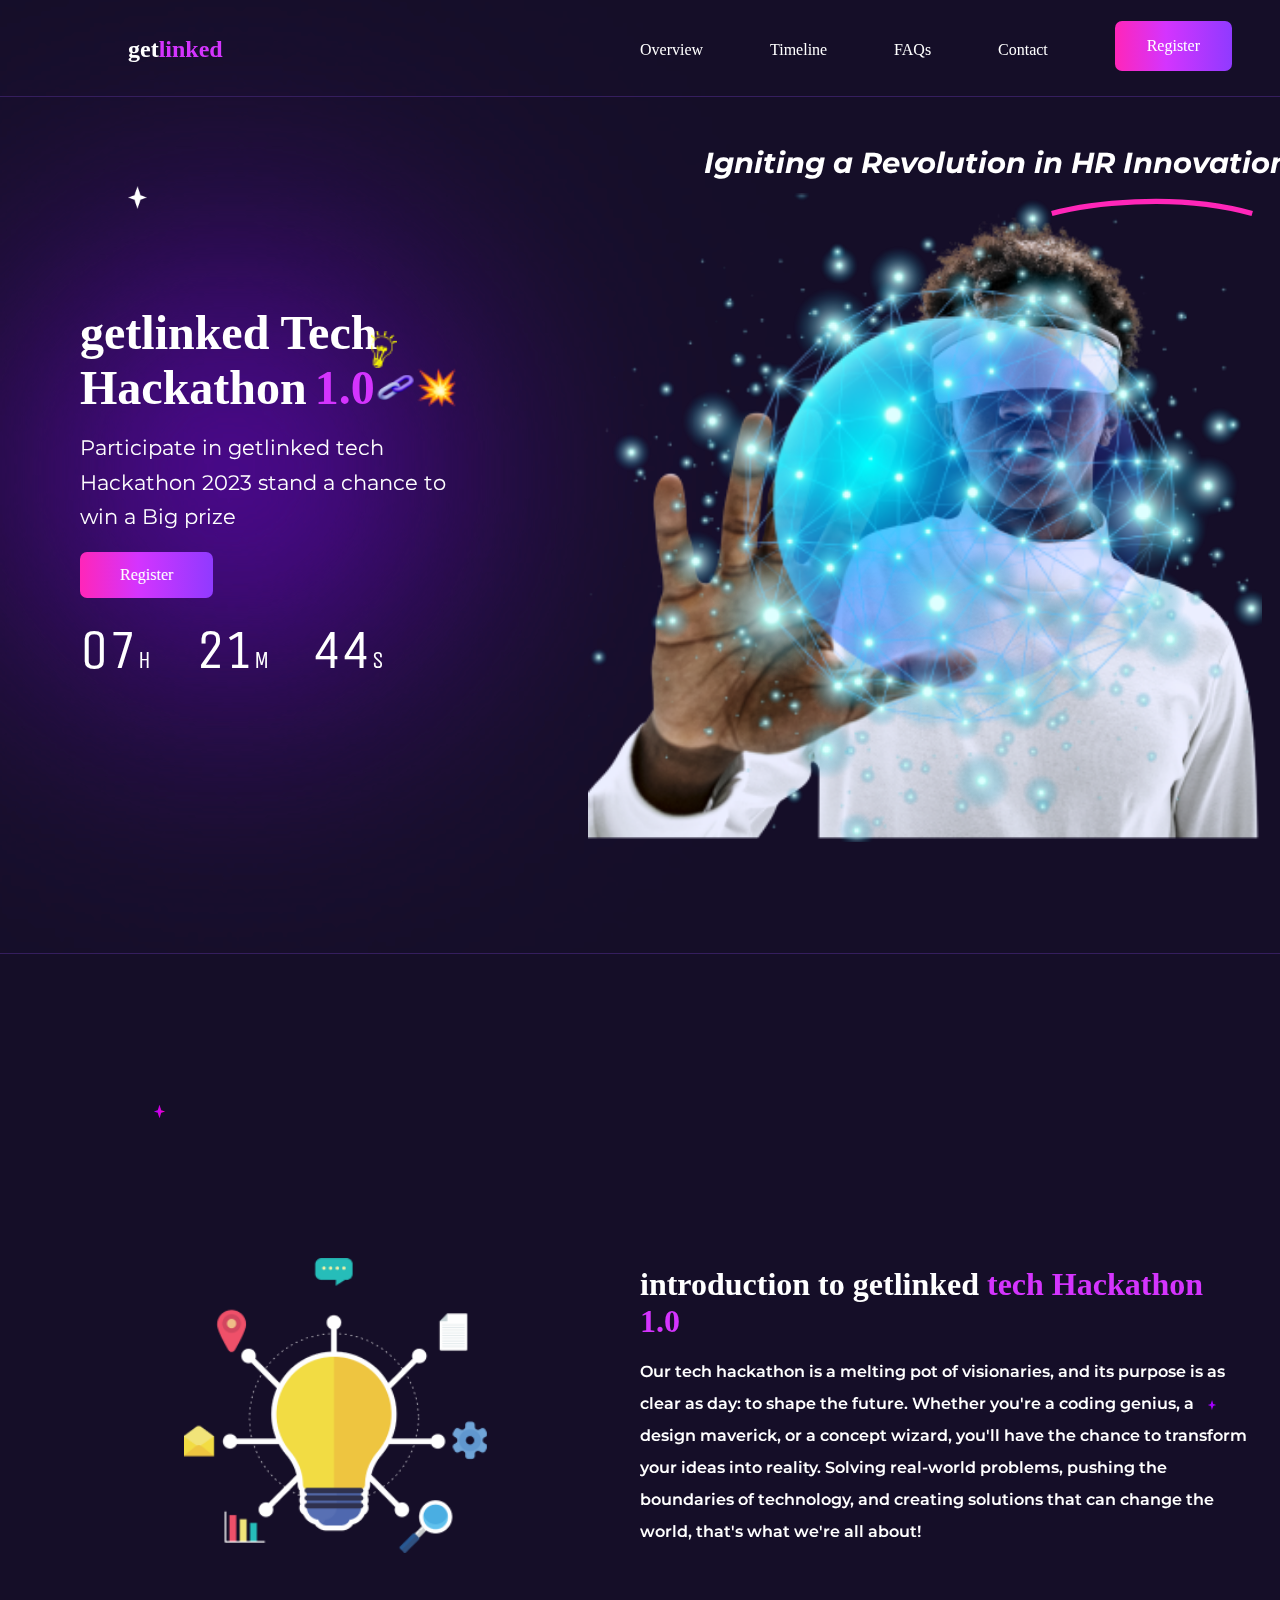
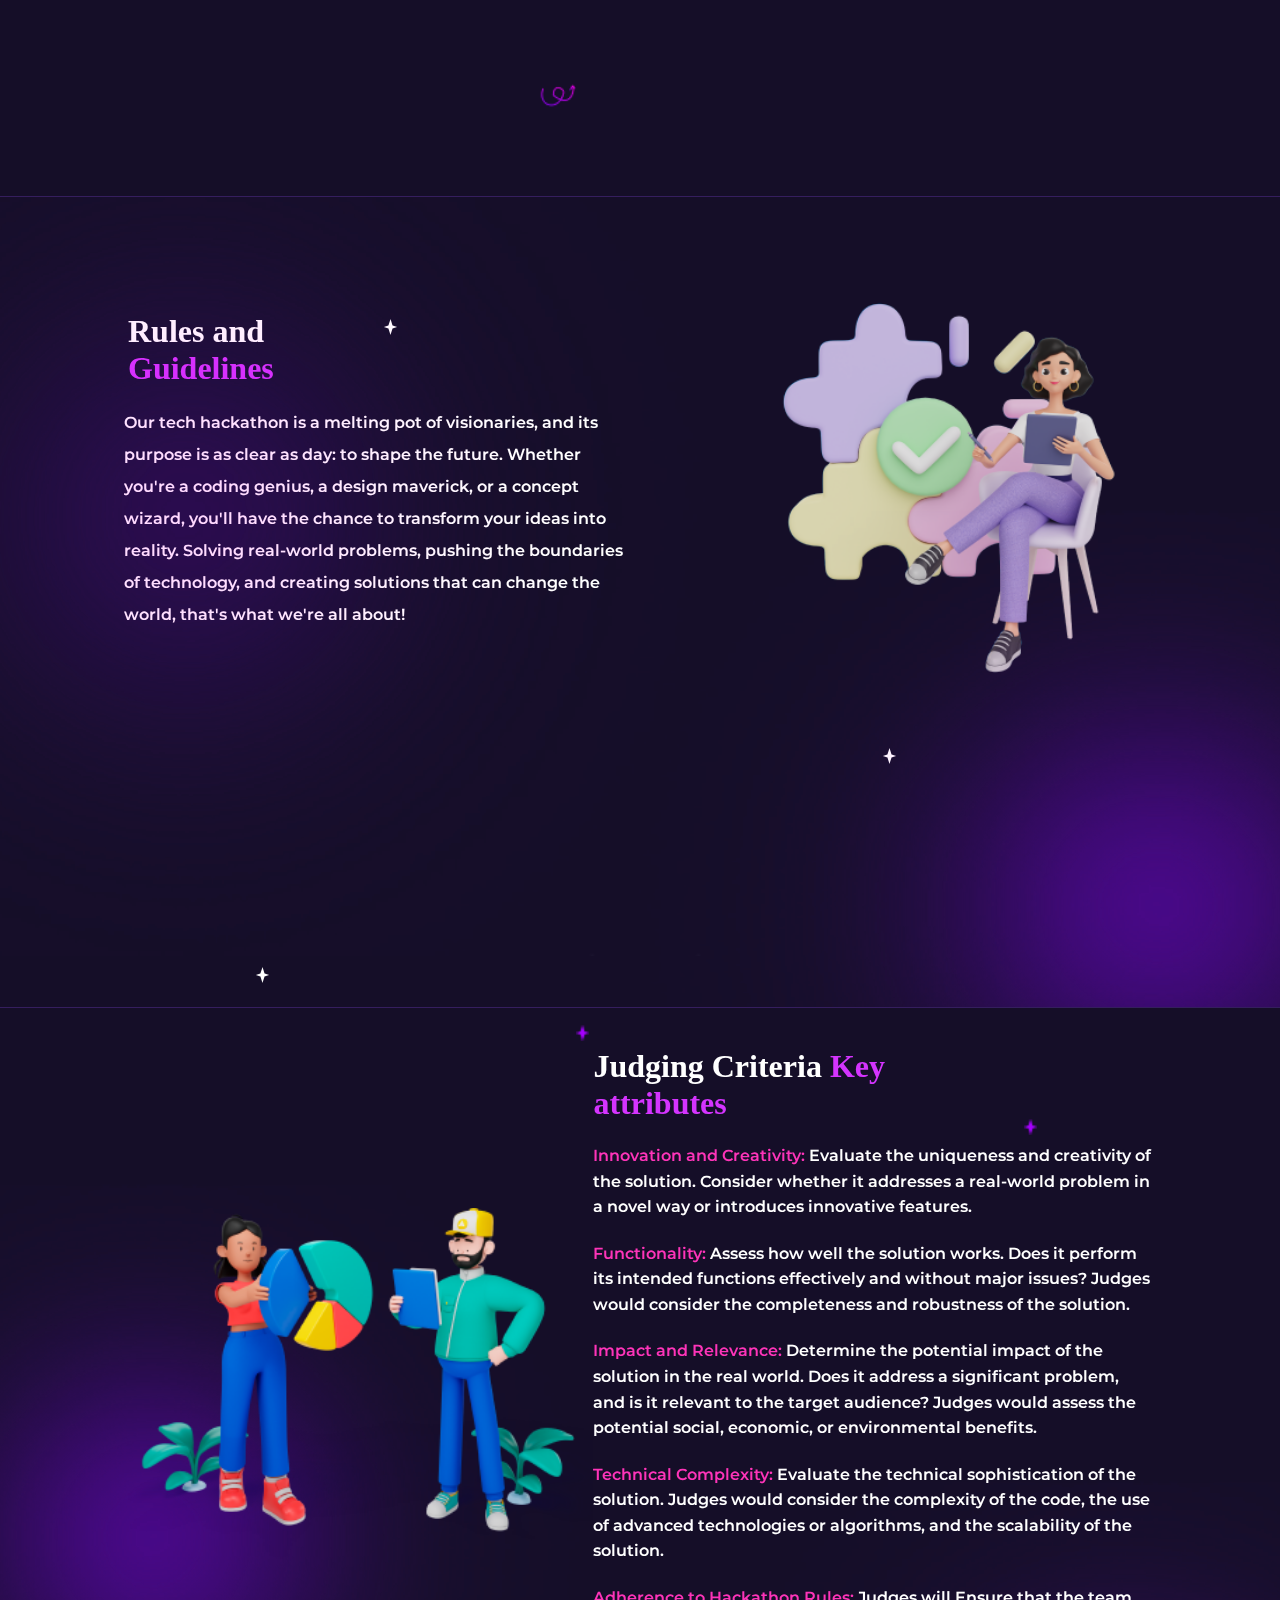
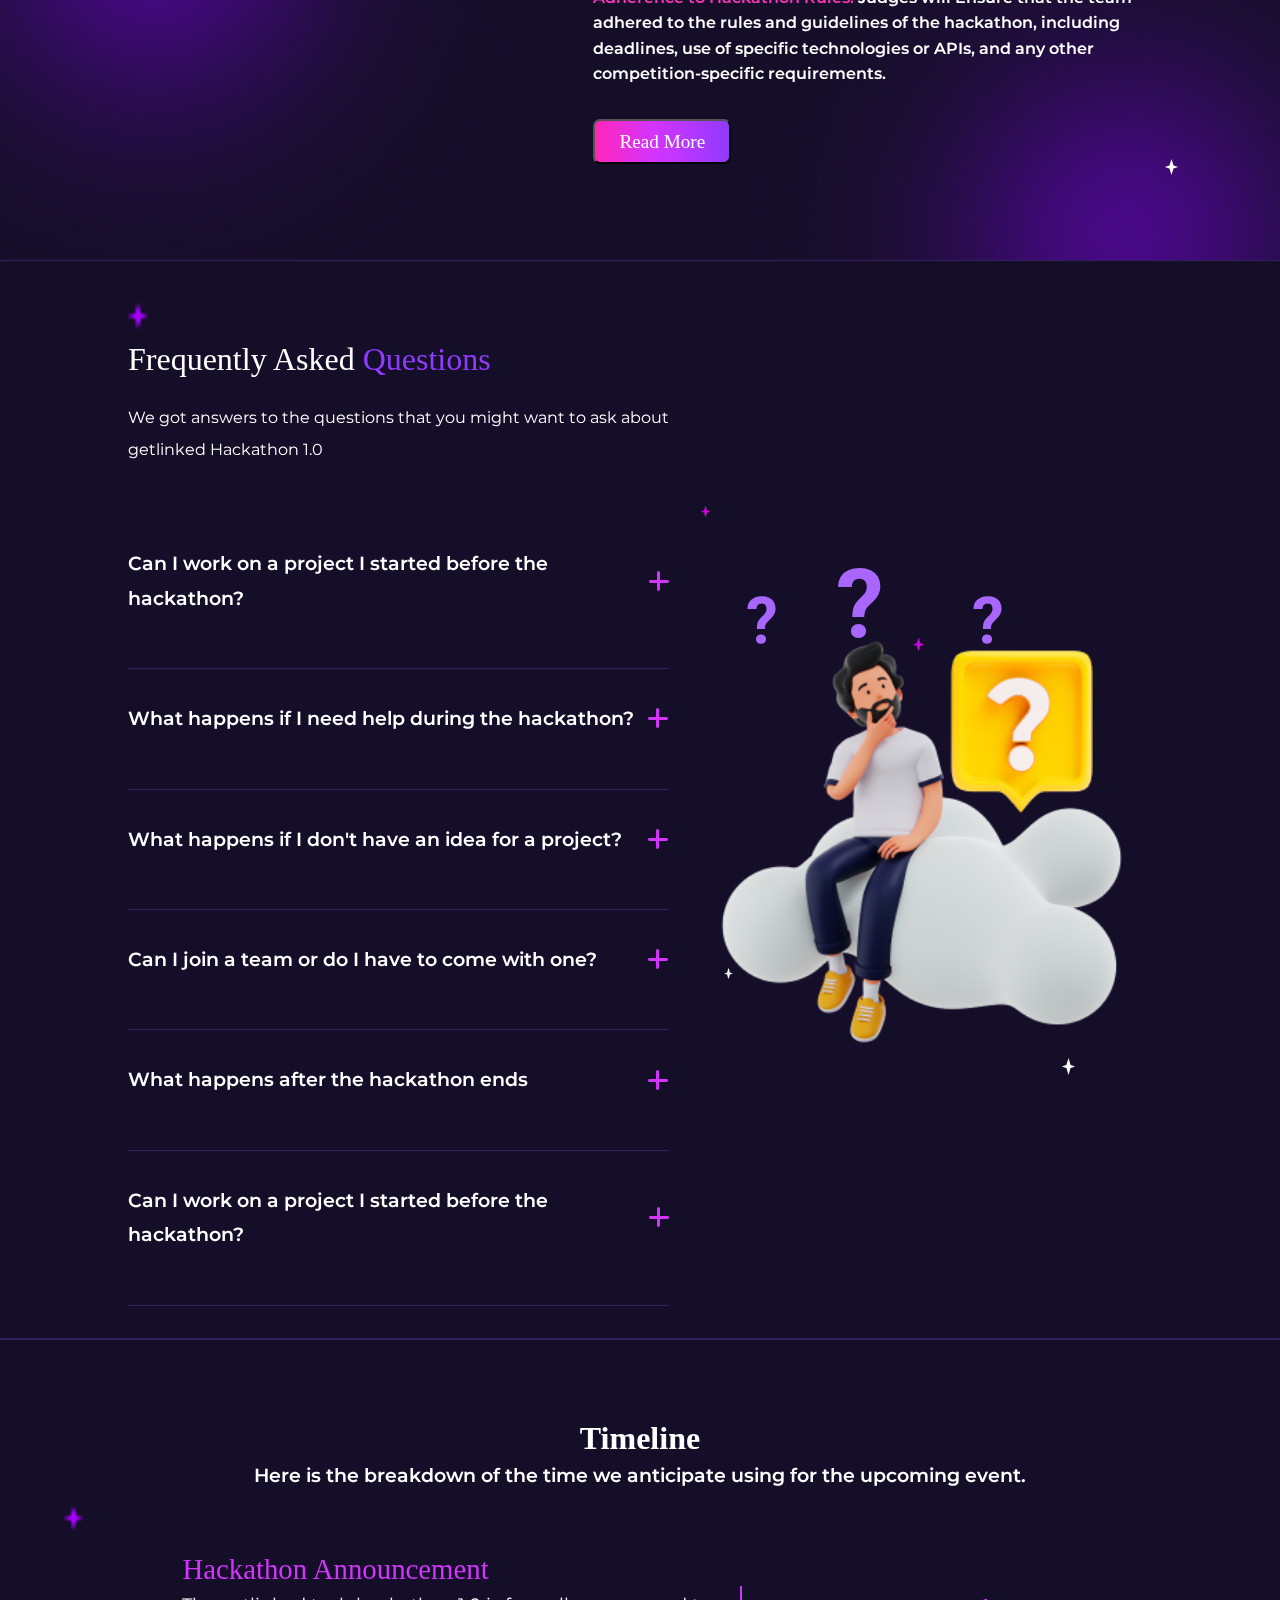
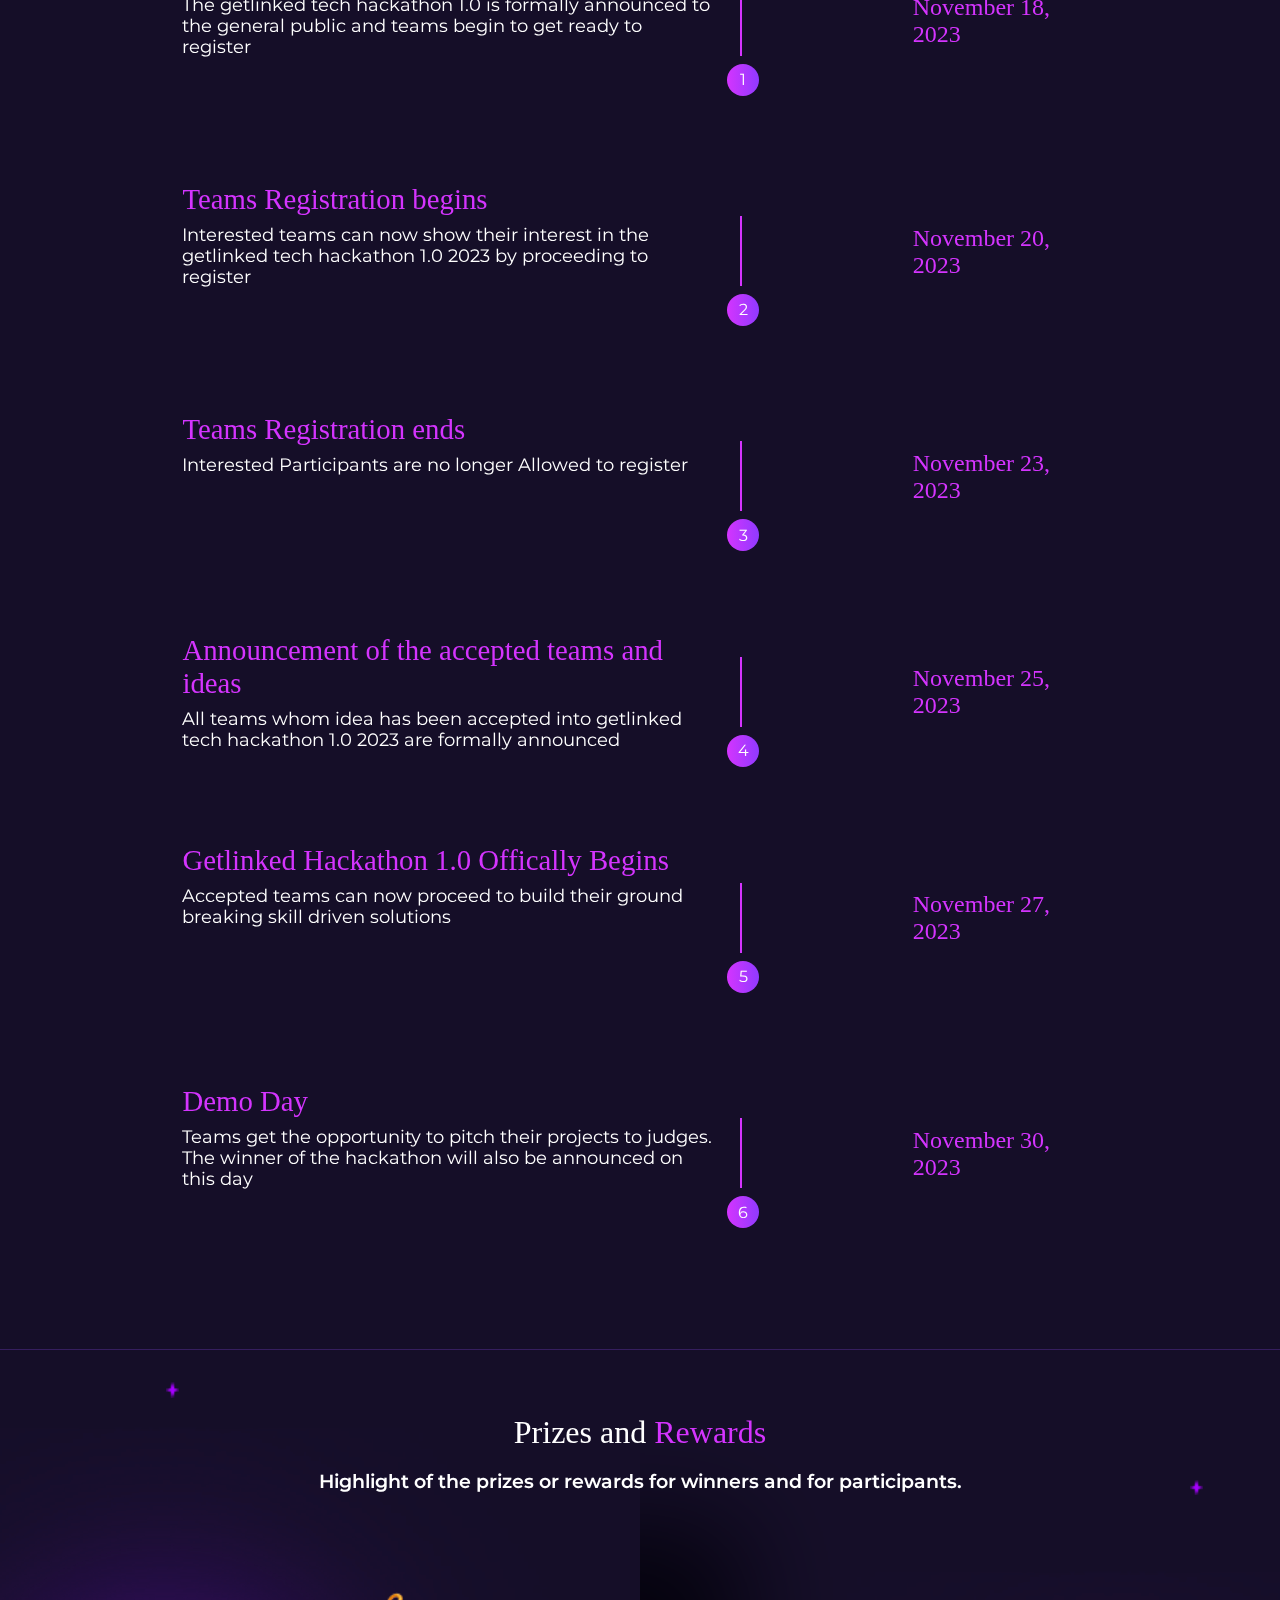
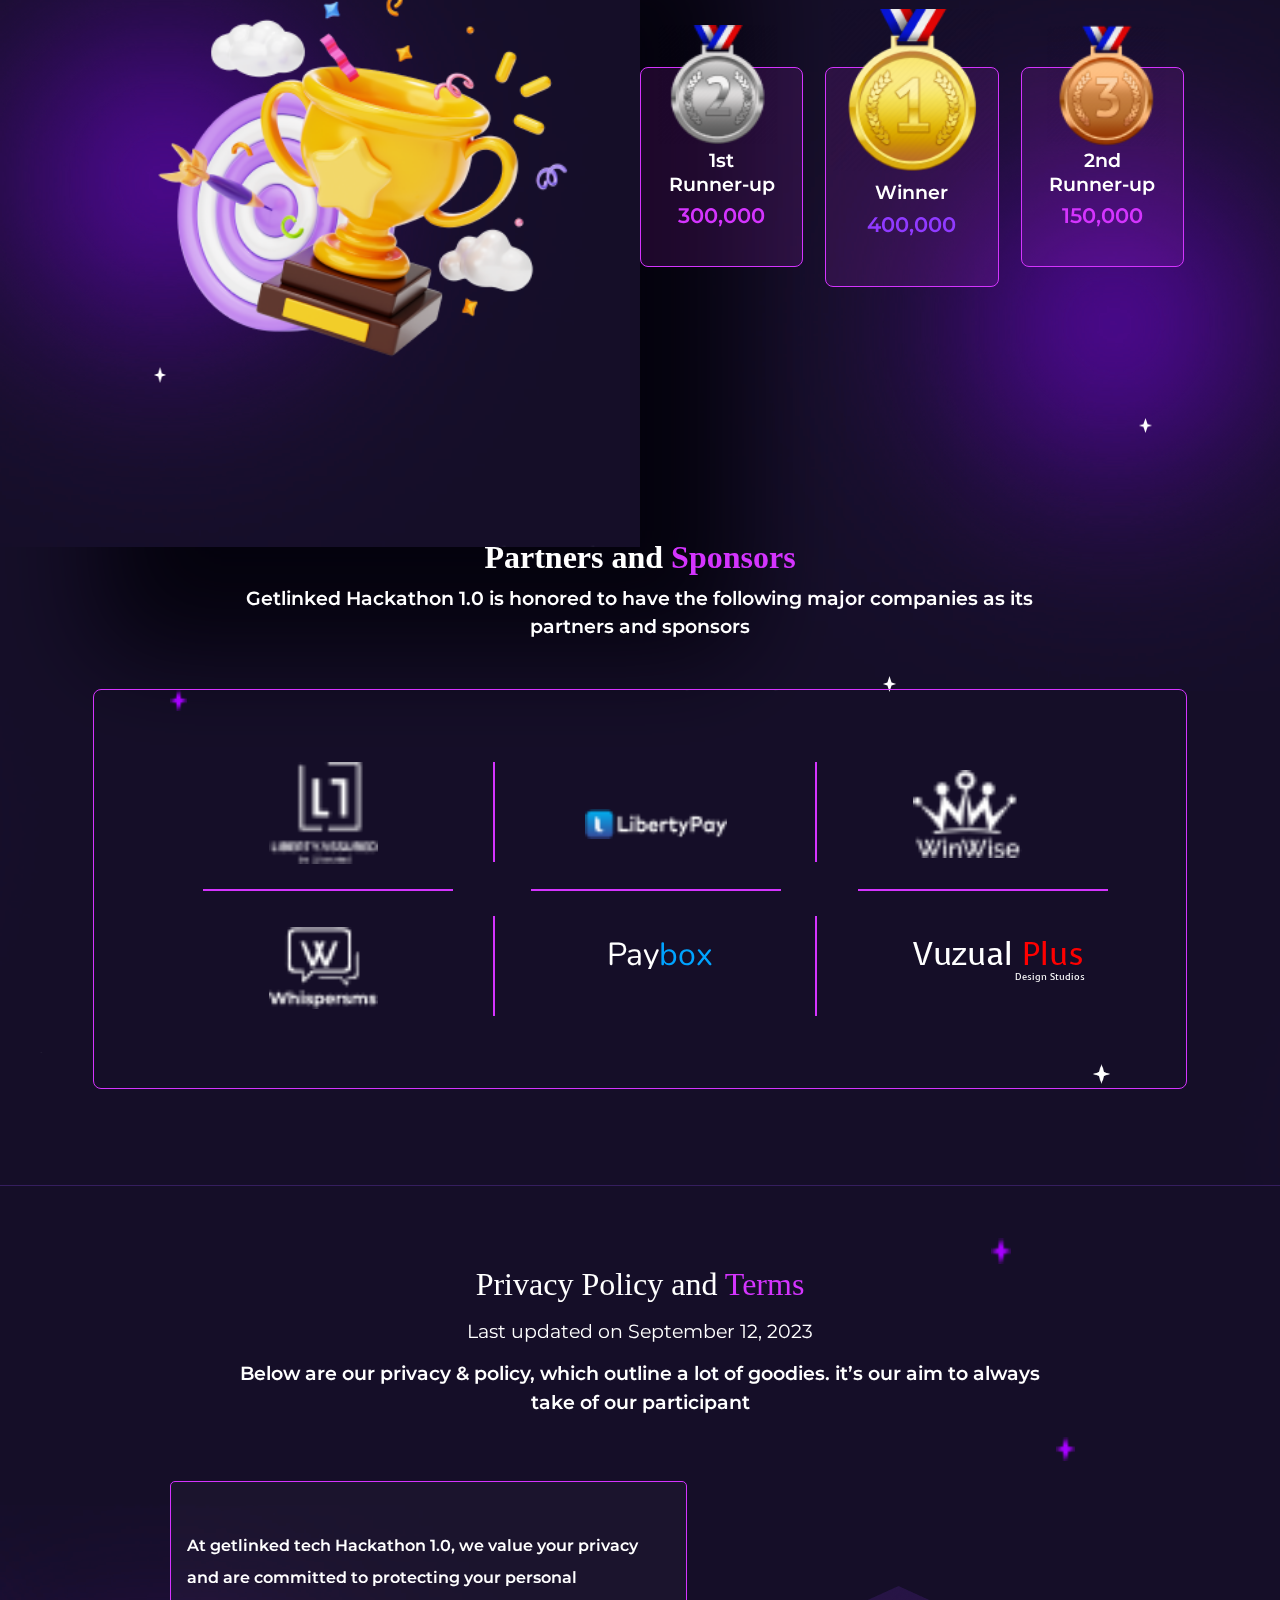
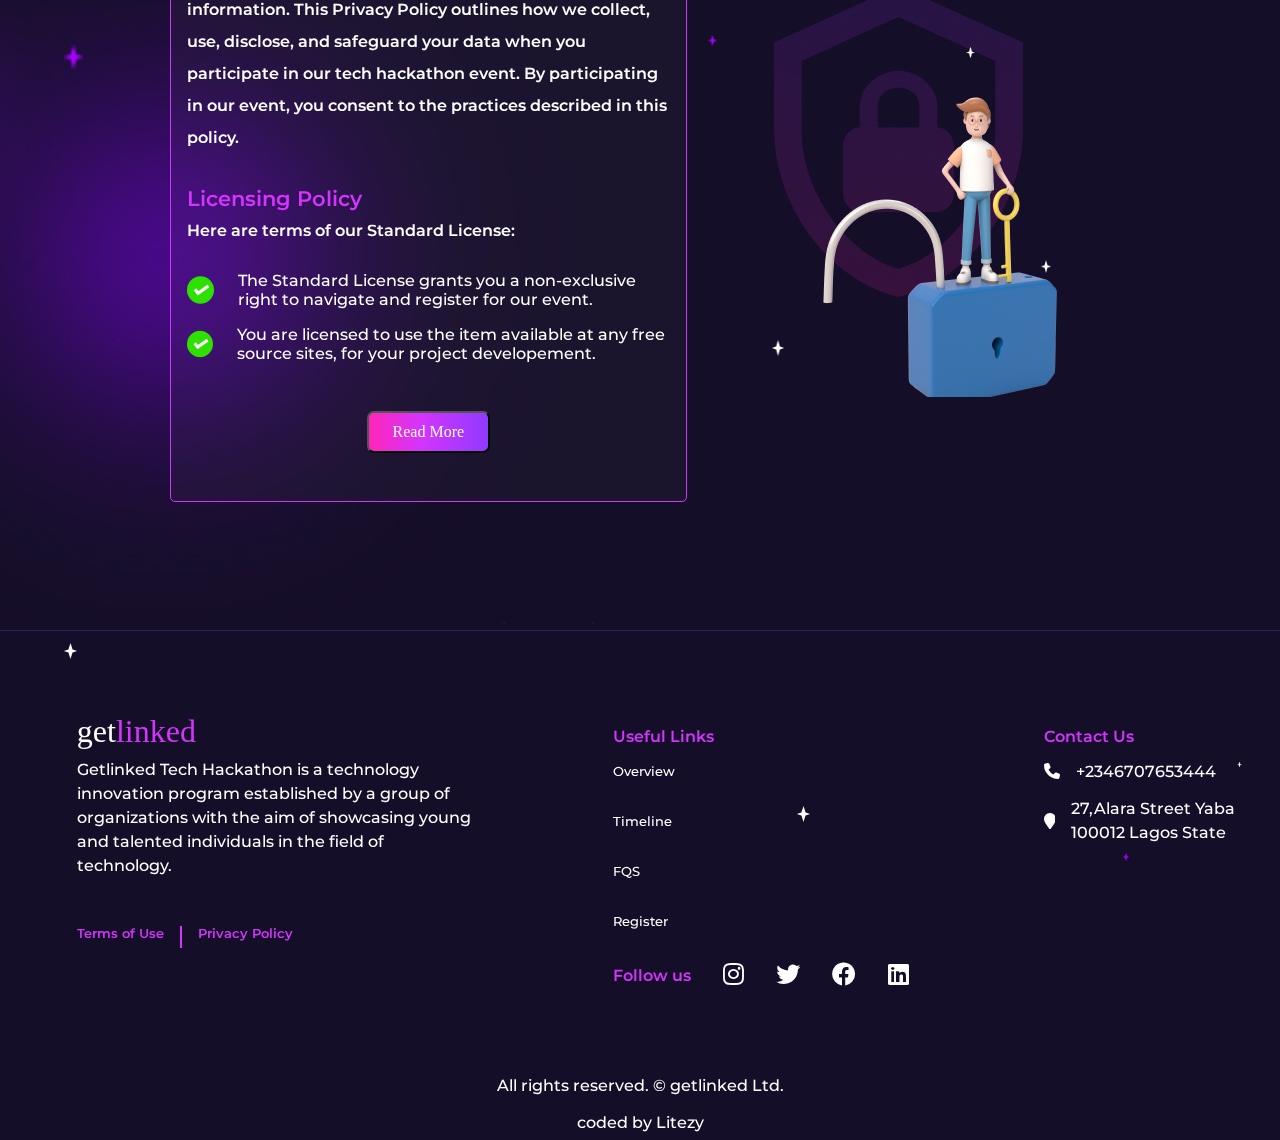
<file: index.html>
<!DOCTYPE html>
<html lang="en">

<head>
    <meta charset="UTF-8">
    <meta name="viewport" content="width=device-width, initial-scale=1, maximum-scale=1, user-scalable=0">
    <title>getlinked mobile landpage</title>
    <link rel="stylesheet" href="./styles.css">
    <link rel="stylesheet" href="./assets/font6/css/all.css">
    <link href="https://api.fontshare.com/v2/css?f[]=clash-display@200,400,700,500,600,300&display=swap"
        rel="stylesheet">

    <link rel="stylesheet" href="./media.css">
    <script defer src="./main.js"></script>
</head>

<body>

    <section id="overview" class="section-1">
        <nav>
            <h2>get<span>linked</span></h2>
            <img src="./assets/images/bars.svg" class="bars" alt="">
            <div class="navlink">
                <img src="./assets/images/VectorX.svg" alt="" class="vector-x">
                <div class="navlinks">
                    <a href="#overview">Overview</a>
                    <a href="#timeline">Timeline</a>
                    <a href="#FQS">FAQs</a>
                    <a href="./contact.html">Contact</a>
                    <a href="./register.html" class="registrar  reg">Register</a>
                </div>
            </div>
            <div class="navlinks-flex">
                <a href="#overview">Overview</a>
                <a href="#timeline">Timeline</a>
                <a href="#FQS">FAQs</a>
                <a href="./contact.html">Contact</a>
                <a href="./register.html" class="registrar  reg">Register</a>
            </div>
        </nav>
        <hr class="sect-1-hr">
        <div class="first-head-flex">
            <div class="hr-inno">
                <h2 class="rev">Igniting a Revolution in HR Innovation</h2>
                <h1>getlinked Tech</h1>
                <h1>Hackathon <span> 1.0</span> <img src="./assets/images/chain-9365116-7621444.png" alt=""><img
                        src="./assets/images/1f4a5.png" alt=""></h1>
                <img src="./assets/images/Vector 4.svg" alt="" class="vector">
                <img src="./assets/images/star.png" class="star" alt="">
                <img src="./assets/images/Creative 1.png" alt="" class="create">
                <p>Participate in getlinked tech Hackathon
                    2023 stand a chance to win a Big prize</p>
                <a href="./register.html" class="reg">Register</a>
                <img src="./assets/images/star.png" alt="" class="star-hr">
                <h1 class="timer">00<span>H</span> 00<span>M</span> 00<span>S</span></h1>
            </div>
            <div class="face-man">
                <img src="./assets/images/Image 1.png" alt="" class="face-img">
                <img src="./assets/images/man-wearing-smart-glasses-touching-virtual-screen 1.png" class="man-on-glass"
                    alt="">
            </div>
        </div>

    </section>

    <!-- section 3 -->

    <section class="section-3">
        <hr>
        <!-- <button class="share">share</button> -->
        <div class="idea">
            <div class="idea1">
                <img src="./assets/images/the big idea 1.png" alt="">
            </div>
            <div class="idea2">
                <img class="arrow" src="./assets/images/arrow.png" alt="">
                <h1>introduction to getlinked <span>tech Hackathon 1.0</span></h1>
                <img class="sata-1" src="./assets/images/sata gra.png" alt="">
                <p>Our tech hackathon is a melting pot of visionaries, and its purpose is as clear as
                    day: to shape the future. Whether you're
                    a coding genius, a design maverick, or a
                    concept wizard, you'll have the chance to transform your ideas into reality. Solving
                    real-world problems, pushing the boundaries
                    of technology, and creating solutions that can change the world, that's what we're all about!</p>
                <img class="sata-2" src="./assets/images/star pu.png" alt="">
            </div>
        </div>

    </section>
    <hr>
    <!-- section 4 -->
    <section class="section-4">
        <div class="rules">
            <div class="rule1">
                <img class="bkimg-1" src="./assets/images/Purple-Lens-Flare-PNG.png" alt="">

                <img class="sitting-lady" src="./assets/images/sitting-lady.png" alt="">

                <img class="star-1" src="./assets/images/star.png" alt="">

                <img class="bkimg-2" src="./assets/images/Purple-Lens-Flare-PNG.png" alt="">
            </div>

            <div class="rule2">
                <h1>Rules and <span>Guidelines</span></h1>
                <img class="star-2" src="./assets/images/star.png" alt="">

                <p>Our tech hackathon is a melting pot of
                    visionaries, and its purpose is as clear as day:
                    to shape the future. Whether you're a coding
                    genius, a design maverick, or a concept
                    wizard, you'll have the chance to transform
                    your ideas into reality. Solving real-world
                    problems, pushing the boundaries of
                    technology, and creating solutions that can
                    change the world, that's what we're all about!</p>

                <img class="star-3 " src="./assets/images/star.png" alt="">
            </div>


        </div>
    </section>
    <hr>

    <section class="section-5">
        <div class="criteria">
            <div class="cri1">
                <img class="sata-5" src="./assets/images/star pu.png" alt="">

                <img class="cri-img" src="./assets/images/criteria.png" alt="">

                <img class="img-5" src="./assets/images/Purple-Lens-Flare-PNG.png" alt="">

                <img class="star-5" src="./assets/images/star pu.png" alt="">
            </div>
            <div class="cri2">
                <h1>Judging Criteria <span>Key attributes</span></h1>

                <p><span>Innovation and Creativity:</span> Evaluate the uniqueness and creativity of the solution.
                    Consider
                    whether it addresses a real-world problem in a novel way or introduces innovative features.</p>
                <p><span>Functionality:</span> Assess how well the solution works. Does it perform its intended
                    functions
                    effectively and without major issues? Judges would consider the completeness and robustness of the
                    solution.</p>

                <p><span>Impact and Relevance:</span> Determine the potential impact of the solution in the real world.
                    Does
                    it address a significant problem, and is it relevant to the target audience? Judges would assess the
                    potential social, economic, or environmental benefits.</p>

                <p><span>Technical Complexity:</span> Evaluate the technical sophistication of the solution. Judges
                    would
                    consider the complexity of the code, the use of advanced technologies or algorithms, and the
                    scalability
                    of the solution.</p>

                <p><span>Adherence to Hackathon Rules: </span>Judges will Ensure that the team adhered to the rules and
                    guidelines of the hackathon, including deadlines, use of specific technologies or APIs, and any
                    other competition-specific requirements.</p>



                <img class="img-6" src="./assets/images/Purple-Lens-Flare-PNG.png" alt="">

                <img class="star-5-6" src="./assets/images/star.png" alt="">
                <button class="read">Read More</button>
            </div>
        </div>


    </section>

    <hr>

    <!-- section - 6 -->

    <section id="FQS" class="section-6">
        <div class="FQS">
            <div class="faqs1">
                <img class="star-6" src="./assets/images/star pu.png" alt="">
                <h2>Frequently Asked <span>Questions</span> </h2>
                <p>We got answers to the questions that you might
                    want to ask about getlinked Hackathon 1.0</p>
                <div class="questions">
                    <p>Can I work on a project I started before the hackathon?</p>
                    <i id="icon-1" class="fa-solid fa-plus"></i>
                </div>
                <div class="ans" id="ans-1">
                    Lorem ipsum dolor sit amet consectetur adipisicing elit. Voluptatibus, incidunt. Similique rem !
                </div>
                <hr>
                <div class="questions">
                    <p>What happens if I need help during the hackathon?</p>
                    <i id="icon-2" class="fa-solid fa-plus"></i>
                </div>
                <div class="ans" id="ans-2">
                    <p>Lorem ipsum dolor sit amet consectetur adipisicing elit. Voluptatibus, incidunt. Similique rem !
                    </p>
                </div>
                <hr>
                <div class="questions">
                    <p>What happens if I don't have an idea for a project?</p>
                    <i id="icon-3" class="fa-solid fa-plus"></i>
                </div>
                <div class="ans" id="ans-3">
                    <p>Lorem ipsum dolor sit amet consectetur adipisicing elit. Voluptatibus, incidunt. Similique rem !
                    </p>
                </div>
                <hr>
                <div class="questions">
                    <p>Can I join a team or do I have to come with one?</p>
                    <i id="icon-4" class="fa-solid fa-plus"></i>
                </div>
                <div id="ans-4" class="ans">
                    <p>Lorem ipsum dolor sit amet consectetur adipisicing elit. Voluptatibus, incidunt. Similique rem !
                    </p>
                </div>
                <hr>
                <div class="questions">
                    <p>What happens after the hackathon ends</p>
                    <i id="icon-5" class="fa-solid fa-plus"></i>
                </div>
                <div id="ans-5" class="ans">
                    <p>Lorem ipsum dolor sit amet consectetur adipisicing elit. Voluptatibus, incidunt. Similique rem !
                    </p>
                </div>
                <hr>
                <div class="questions">
                    <p>Can I work on a project I started before the hackathon?</p>
                    <i id="icon-6" class="fa-solid fa-plus"></i>
                </div>
                <div id="ans-6" class="ans">
                    <p>Lorem ipsum dolor sit amet consectetur adipisicing elit. Voluptatibus, incidunt. Similique rem !
                    </p>
                </div>
                <hr>
            </div>

            <div class="faqs2">
                <h4 class="sm-ques-1">?</h4>
                <h1 class="big-ques">?</h1>
                <h4 class="sm-ques-2">?</h4>
                <img class="sata-6i" src="./assets/images/sata gra.png" alt="">
                <img class="sata-6ii" src="./assets/images/sata gra.png" alt="">
                <img class="star-6i" src="./assets/images/star.png" alt="">
                <img class="star-6ii" src="./assets/images/star.png" alt="">
                <img class="ques-img" src="./assets/images/questions.png" alt="">


            </div>
        </div>
        <hr>

    </section>

    <!-- section 7 -->

    <section id="timeline" class="section-7">
        <div class="timeline">
            <h2>Timeline</h2>
            <p>Here is the breakdown of the time we
                anticipate using for the upcoming event.</p>
            <img class="star-7" src="./assets/images/star pu.png" alt="">
            <div class="time">
                <div class="time-div">
                    <div class="line"></div>
                    <div class="a">1</div>
                </div>
                <div class="announcements">
                    <h2>Hackathon Announcement</h2>
                    <p class="hack">The getlinked tech hackathon 1.0 is formally announced to the general public and
                        teams begin to get ready to register</p>
                    <p class="nov">November 18, 2023</p>
                </div>
            </div>
            <div class="time">
                <div class="time-div">
                    <div class="line"></div>
                    <div class="a">2</div>
                </div>
                <div class="announcements">
                    <h2>Teams Registration begins</h2>
                    <p class="hack">Interested teams can now show their interest in the getlinked tech hackathon 1.0
                        2023 by proceeding to register</p>
                    <p class="nov">November 18, 2023</p>
                </div>
            </div>
            <div class="time">
                <div class="time-div">
                    <div class="line"></div>
                    <div class="a">3</div>
                </div>
                <div class="announcements">
                    <h2>Teams Registration ends</h2>
                    <p class="hack-3">Interested Participants are no longer Allowed to register</p>
                    <p class="nov">November 18, 2023</p>
                </div>
            </div>
            <div class="time">
                <div class="time-div">
                    <div class="line-4"></div>
                    <div class="a">4</div>
                </div>
                <div class="announcements">
                    <h2>Announcement of the accepted teams
                        and ideas</h2>
                    <p class="hack" id="hack-4">All teams whom idea has been accepted into getlinked tech hackathon 1.0
                        2023 are
                        formally
                        announced</p>
                    <p class="nov">November 18, 2023</p>
                </div>
            </div>
            <div class="time">
                <div class="time-div">
                    <div class="line"></div>
                    <div class="a">5</div>
                </div>
                <div class="announcements">
                    <h2>Getlinked Hackathon 1.0 Offically Begins</h2>
                    <p class="hack-5">Accepted teams can now proceed to build their ground breaking skill driven
                        solutions</p>
                    <p class="nov">November 18, 2023</p>
                </div>
            </div>
            <div class="time">
                <div class="time-div">
                    <div class="line-6"></div>
                    <div class="a">6</div>
                </div>
                <div class="announcements">
                    <h2>Demo Day</h2>
                    <p class="hack-6">Teams get the opportunity to pitch their projects to judges. The winner of the
                        hackathon will also be announced on this day</p>
                    <p class="nov">November 18, 2023</p>
                </div>
            </div>

            <img class="star-7-1" src="./assets/images/star pu.png" alt="">

        </div>

    </section>
    <hr>

    <section class="section-7b">
        <div class="timeline">
            <h2>Timeline</h2>
            <p>Here is the breakdown of the time we
                anticipate using for the upcoming event.</p>
            <img class="star-7" src="./assets/images/star pu.png" alt="">
            <div class="time">
                <div class="announcements">
                    <h2>Hackathon Announcement</h2>
                    <p class="hack">The getlinked tech hackathon 1.0 is formally announced to the general public and
                        teams begin to get ready to register</p>
                </div>
                <div class="time-div">
                    <div class="line"></div>
                    <div class="a">1</div>
                </div>
                <div class="date">
                    <p class="nov">November 18, 2023</p>
                </div>
            </div>
            <div class="time">
                <div class="announcements">
                    <h2>Teams Registration begins</h2>
                    <p class="hack">Interested teams can now show their interest in the getlinked tech hackathon 1.0
                        2023 by proceeding to register</p>
                </div>
                <div class="time-div">
                    <div class="line"></div>
                    <div class="a">2</div>
                </div>

                <div>
                    <p class="nov">November 20, 2023</p>
                </div>
            </div>
            <div class="time">
                <div class="announcements">
                    <h2>Teams Registration ends</h2>
                    <p class="hack-3">Interested Participants are no longer Allowed to register</p>
                </div>
                <div class="time-div">
                    <div class="line"></div>
                    <div class="a">3</div>
                </div>
                <div>
                    <p class="nov">November 23, 2023</p>
                </div>
            </div>

            <div class="time">

                <div class="announcements">
                    <h2>Announcement of the accepted teams
                        and ideas</h2>
                    <p class="hack" id="hack-4">All teams whom idea has been accepted into getlinked tech hackathon 1.0
                        2023 are formally announced</p>
                </div>
                <div class="time-div">
                    <div class="line"></div>
                    <div class="a">4</div>
                </div>

                <div>
                    <p class="nov">November 25, 2023</p>
                </div>
            </div>
            <div class="time">

                <div class="announcements">
                    <h2>Getlinked Hackathon 1.0 Offically Begins</h2>
                    <p class="hack-5">Accepted teams can now proceed to build their ground breaking skill driven
                        solutions</p>
                </div>
                <div class="time-div">
                    <div class="line"></div>
                    <div class="a">5</div>
                </div>

                <div>
                    <p class="nov">November 27, 2023</p>
                </div>
            </div>
            <div class="time">
                <div class="announcements">
                    <h2>Demo Day</h2>
                    <p class="hack-6">Teams get the opportunity to pitch their projects to judges. The winner of the
                        hackathon will also be announced on this day</p>
                </div>
                <div class="time-div">
                    <div class="line"></div>
                    <div class="a">6</div>
                </div>

                <div>
                    <p class="nov">November 30, 2023</p>
                </div>
            </div>
    </section>
    <hr>

    <!-- section8  -->
    <div class="section-8">
        <div class="prizes">
            <img class="star-8" src="./assets/images/star pu.png">
            <img class="star-8-1" src="./assets/images/star pu.png">
            <h2>Prizes and <span>Rewards</span></h2>
            <p>Highlight of the prizes or rewards for winners
                and for participants.
            </p>
            <div class="prices">
                <div class="price1">
                    <img class="bk-8" src="./assets/images/Purple-Lens-Flare-PNG.png" alt="">
                    <img class="prize" src="./assets/images/9486889 1.png" alt="">
                    <img class="star-8i" src="./assets/images/star.png" alt="">
                </div>
                <div class="cards">
                    <div class="first-card">
                        <img class="silver-img" src="./assets/images/silver_medal 1.png" alt="">
                        <h2>1st <br> Runner-up</h2>
                        <p>300,000</p>
                    </div>
                    <div class="second-card">
                        <img class="gold-img" src="./assets/images/gold_medal 1.png" alt="">
                        <h2>Winner</h2>
                        <p>400,000</p>
                    </div>

                    <div class="third-card">
                        <img class="bronze-img" src="./assets/images/bronze_medal 1.png" alt="">
                        <h2>2nd <br> Runner-up</h2>
                        <p>150,000</p>
                    </div>
                </div>
            </div>


        </div>


        <img class="bk-8i" src="./assets/images/Purple-Lens-Flare-PNG.png" alt="">

        <img class="star-8ii" src="./assets/images/star.png" alt="">

        <img class="star-8iv" src="./assets/images/star.png" alt="">


        <img class="bk-8ii" src="./assets/images/Purple-Lens-Flare-PNG.png" alt="">
        <div class="partners relative">
            <div class="sponsors">
                <h2>Partners and <span>Sponsors</span></h2>
                <p>Getlinked Hackathon 1.0 is honored to have the following major companies as its partners and
                    sponsors
                </p>
            </div>

            <div class="brands">
                <div class="brand-imgs">
                    <div class="brnds">
                        <img class="liberty-imgi" src="./assets/images/Liberty company logo white colour.png" alt="">
                        <div class="brand-line-hri"></div>
                        <div class="brand-line-hrii"></div>
                        <div class="brand-line-hriii"></div>
                        <div class="brand-line-vri"></div>
                        <div class="brand-line-vrii"></div>
                        <div class="brand-line-vriii"></div>
                        <div class="brand-line-vriv"></div>
                        <img class="liberty-imgii" src="./assets/images/Liberty company logo white.png" alt="">
                        <img src="./assets/images/Winwise logo White colour 1.png" alt="" class="winwise">
                        <img src="./assets/images/wisper logo white.png" alt="" class="wisper">
                        <div class="paybx">Pay<span>box</span></div>
                        <div class="vuzual">Vuzual <span>Plus</span></div>
                        <div class="design">Design Studios</div>
                        <img src="./assets/images/star pu.png" alt="" class="star-8v">
                        <img src="./assets/images/star.png" alt="" class="star-8vi">
                    </div>

                </div>
            </div>

        </div>
        <img src="./assets/images/Purple-Lens-Flare-PNG.png" alt="" class="bk-img-last">

    </div>

    <hr>
    <!-- section 9 -->
    <section class="section-9">
        <img src="./assets/images/Purple-Lens-Flare-PNG.png" alt="" class="bk-9i">
        <img src="./assets/images/star pu.png" alt="" class="star-9ii">
        <div class="privacy">
            <h2>Privacy Policy and <span>Terms</span></h2>
            <p>Last updated on September 12, 2023</p>
            <p>Below are our privacy & policy, which outline a
                lot of goodies. it’s our aim to always take of our
                participant</p>
            <img src="./assets/images/star pu.png" alt="" class="star-9i">

            <div class="privacy-div">
                <div class="license">
                    <p>At getlinked tech Hackathon 1.0, we
                        value your privacy and are committed
                        to protecting your personal information.
                        This Privacy Policy outlines how we collect,
                        use, disclose, and safeguard your data
                        when you participate in our tech hackathon
                        event. By participating in our event, you
                        consent to the practices described in this
                        policy.</p>
                    <h3>Licensing Policy</h3>
                    <p>Here are terms of our Standard License:</p>
                    <div class="license-standard">
                        <div class="standards">
                            <img src="./assets/images/list terms.svg" alt="" class="lists">
                            <p>The Standard License grants you a
                                non-exclusive right to navigate and
                                register for our event.</p>
                        </div>
                        <div class="standards">
                            <img src="./assets/images/list terms.svg" alt="" class="lists">
                            <p>You are licensed to use the item
                                available at any free source sites, for your project developement.</p>
                        </div>
                        <div class="readd">
                            <button class="readmore">Read More</button>
                        </div>
                    </div>
                </div>


                <div class="vector-div">
                    <img src="./assets/images/Vector.png" alt="" class="vect">

                    <img class="security-img" src="./assets/images/security.png" alt="" class="security">

                    <img src="./assets/images/star pu.png" alt="" class="star-9v">

                    <img src="./assets/images/star.png" alt="" class="star-9vi">
                    <img src="./assets/images/star.png" alt="" class="star-9vii">
                    <img src="./assets/images/star.png" alt="" class="star-9viii">
                </div>
        </div>
        <img src="./assets/images/Purple-Lens-Flare-PNG.png" alt="" class="bk-9ii">
        <img src="./assets/images/star pu.png" alt="" class="star-9iii">


    </section>
    <hr>
    <section class="section-10">
        <div class="subs">
            <div class="div1">
                <img src="./assets/images/star.png" alt="" class="star-10i">
                <div class="useful-links">
                    <h2>get<span>linked</span></h2>
                    <p>Getlinked Tech Hackathon is a technology
                        innovation program established by a group
                        of organizations with the aim of showcasing
                        young and talented individuals in the field
                        of technology.</p>
                    <div class="terms">
                        <p>Terms of Use</p>
                        <div class="term-line"></div>
                        <p>Privacy Policy</p>
                    </div>
                </div>
            </div>

            <div class="div2">
                <div class="useful">
                    <h2>Useful links</h2>
                    <img src="./assets/images/star.png" alt="" class="star-10ii">
                    <ul class="first-ul">
                        <li><a href="#overview">Overview</a></li>
                        <li><a href="#timeline">Timeline</a></li>
                        <li><a href="#FQS">FQS</a></li>
                        <li><a href="">Register</a></li>
                    </ul>
                    <ul class="second-ul">
                        <p>Follow us</p>
                        <li><a href="https://www.instagram.com/itzmr_lite"><i class="fa-brands fa-instagram"></i></a></li>
                        <li><a href="https://twitter.com/_litezy"><i class="fa-brands fa-twitter"></i></a></li>
                        <li><a href="https://web.facebook.com/nnadi.bethel.7"><i class="fa-brands fa-facebook"></i></a></li>
                        <li><a href="https://www.linkedin.com/in/bethel-nnadi-4a4844194/"><i class="fa-brands fa-linkedin"></i></a></li>
        
                    </ul>
                </div>
            </div>
            <div class="div3">
                <div id="contact" class="contact-us">
                    <h2>Contact Us</h2>
                    <img src="./assets/images/star pu.png" alt="" class="star-10iii">
        
                    <img src="./assets/images/star.png" alt="" class="star-10iv">
                    <div class="info">
                        <i class="fa-solid fa-phone"></i>
                        <a href="">+2346707653444</a>
                    </div>
                    <div class="info">
                        <i class="fas fa-map-marker  fa-fw"></i>
                        <p>27,Alara Street Yaba 100012 Lagos State</p>
                    </div>
                </div>
            </div>

        </div>
       
       
        
        <a href="#" class="to-top">
            <i class="fa-solid fa-chevron-up"></i>
        </a>
        
    </section>
    <footer>
        <div class="footer">
        <p>All rights reserved. © getlinked Ltd.</p><br>
        <p>coded by Litezy</p>
    </div>
</footer>
</body>

</html>
</file>
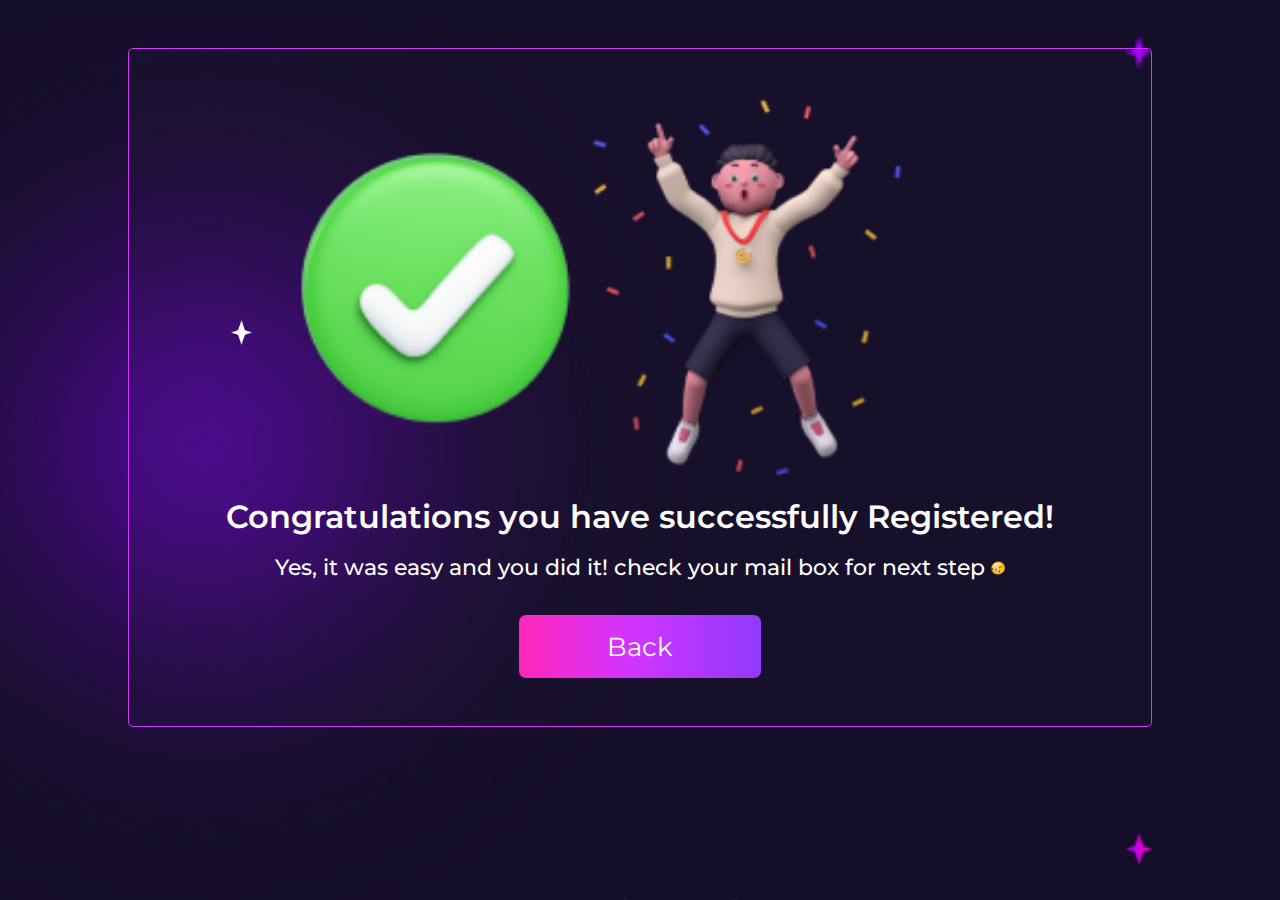
<file: after.html>
<!DOCTYPE html>
<html lang="en">
<head>
    <meta charset="UTF-8">
    <meta name="viewport" content="width=device-width, initial-scale=1, maximum-scale=1, user-scalable=0">
    <title>successfully registered</title>
    <link rel="stylesheet" href="./after.css">
    <link rel="stylesheet" href="./assets/font6/css/all.css">
</head>
<body>

    <div class="after-reg">
        <img src="./assets/images/star pu.png" alt="" class="star-reg2">
        <div class="success">
            <img src="./assets/images/successfully-done-5108472-4288033 1.png" alt="" class="success-img">
            <img src="./assets/images/successful-man-3025713-2526911 1.png" alt="" class="successful-man">
            <img src="./assets/images/star.png" alt="" class="star-reg3">
            <div class="cong">
                <h2>Congratulations you have successfully
                    Registered!</h2>
               <h3>Yes, it was easy and you did it! check your mail box for next step <span> <img src="./assets/images/emoji woman.png" alt=""> </span></h3>
               <a href="./index.html" class="back" >Back</a>
            </div>
            
        </div>
        <img src="./assets/images/sata gra.png" alt="" class="star-reg4">
    </div>
</body>
</html>
</file>
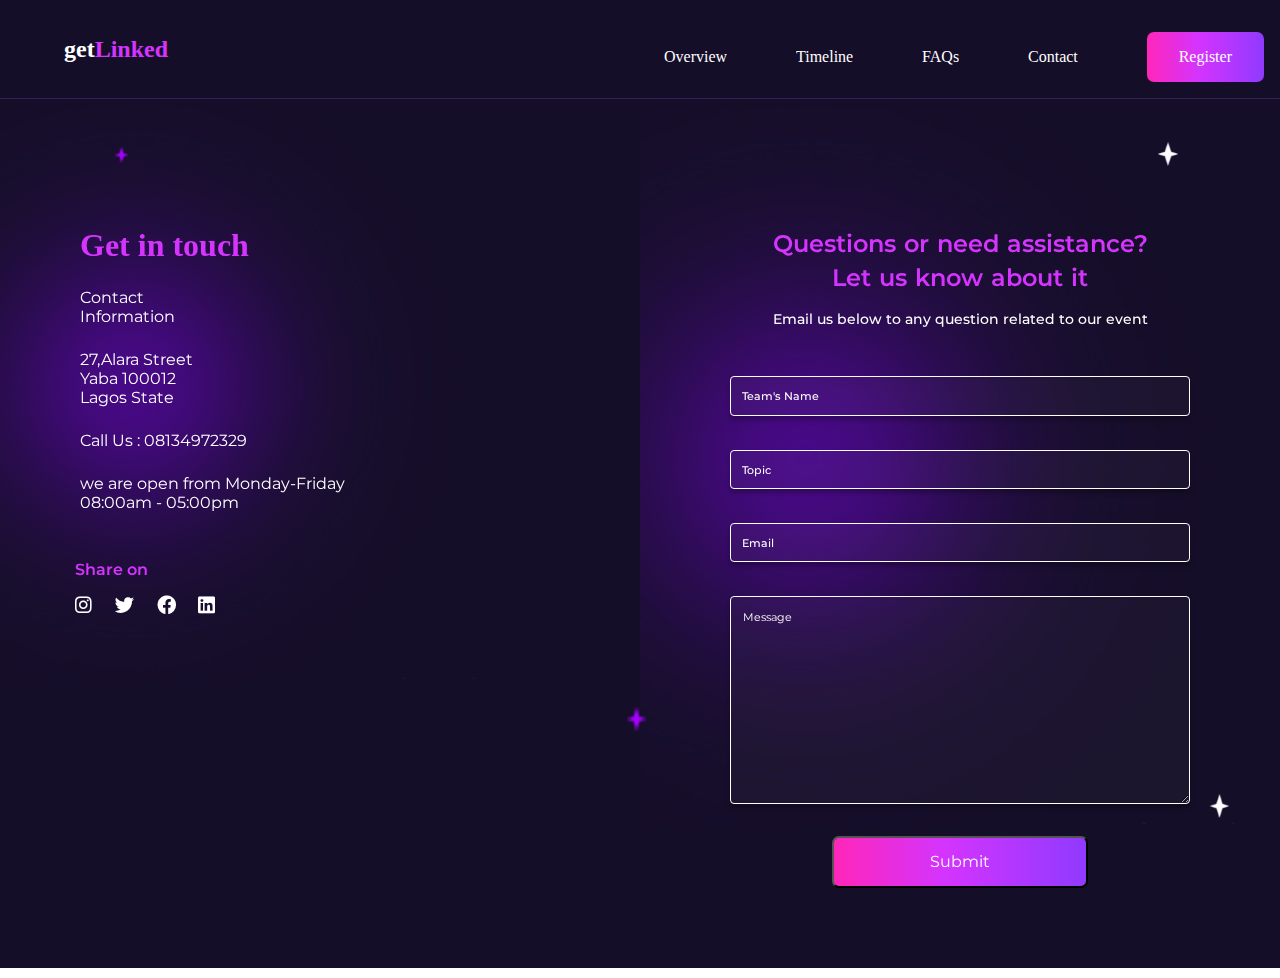
<file: contact.html>
<!DOCTYPE html>
<html lang="en">

<head>
    <meta charset="UTF-8">
    <meta name="viewport" content="width=device-width, initial-scale=1, maximum-scale=1, user-scalable=0">
    <title>contact-page</title>
    <link rel="stylesheet" href="./contact.css">
    <link rel="stylesheet" href="./assets/font6/css/all.css">
    <link href="https://api.fontshare.com/v2/css?f[]=clash-display@200,400,700,500,600,300&display=swap"
        rel="stylesheet">
    <script defer src="./contact.js"></script>
</head>

<body>
    <nav>
        <div class="head">
            <h2>get<span>Linked</span></h2>
        </div>

        <div class="navlinks-flex"> 
            <a href="index.html">Overview</a>
            <a href="#timeline">Timeline</a>
            <a href="#FQS">FAQs</a>
            <a href="./contact.html">Contact</a>
            <a href="./register.html" class="registrar  reg">Register</a>
        </div>
    </nav>
    <hr>

    <div class="head-div">
        <div class="sub-hd">
            <h1>Get in touch</h1>
            <p>Contact <br>Information</p>
            <p>27,Alara Street <br>
                Yaba 100012 <br>
                Lagos State</p>
            <p>Call Us : 08134972329</p>
            <p>we are open from Monday-Friday <br>
                08:00am - 05:00pm</p>
            <div class="share">
                <h3>Share on</h3>
                <div class="brands">
                    <ul>
                        <li><a href="https://www.instagram.com/itzmr_lite"><i class="fa-brands fa-instagram"></i></a></li>
                        <li><a href="https://twitter.com/_litezy"><i class="fa-brands fa-twitter "></i></a></li>
                        <li><a href="https://web.facebook.com/nnadi.bethel.7"><i class="fa-brands fa-facebook"></i></a></li>
                        <li><a href="https://www.linkedin.com/in/bethel-nnadi-4a4844194/""><i class="fa-brands fa-linkedin"></i></a></li>
                    </ul>
                </div>
            </div>
        </div>

        <div class="contact">
            <img src="./assets/images/Group 1.svg" alt="" class="ecs">
            <img src="./assets/images/star pu.png" alt="" class="sata">
            <img src="./assets/images/star.png" alt="" class="star-2">
            <!-- <img src="./assets/images/Purple-Lens-Flare-PNG.png" alt="" class="bk-img"> -->
            <div class="contact-form">
                <h2>Questions or need assistance? Let us know about it</h2>
                <h3>Email us below to any question related to our event</h3>
            </div>

            <form>
                <input type="text" placeholder="Team's Name"><br>
                <p class="first-p"></p>
                <input id="tx" type="text" placeholder="Topic"><br>
                <p class="second-p"></p>
                <input id="email" type="email" placeholder="Email"><br>
                <p class="third-p"></p>
                <textarea name="message" id="" cols="10" rows="10" style="width: 90%; height:2%;"
                    placeholder="Message"></textarea>
                <p class="fourth-p"></p>
                <button class="button" type="">Submit</button>
            </form>
            <img src="./assets/images/star pu.png" alt="" class="sata-1">
            <img src="./assets/images/star.png" alt="" class="star-3">
            <div class="share">
                <h3>Share on</h3>
                <div class="brands">
                    <ul>
                        <li><a href="https://www.instagram.com/itzmr_lite"><i class="fa-brands fa-instagram"></i></a></li>
                        <li><a href="https://twitter.com/_litezy"><i class="fa-brands fa-twitter "></i></a></li>
                        <li><a href="https://web.facebook.com/nnadi.bethel.7"><i class="fa-brands fa-facebook"></i></a></li>
                        <li><a href="https://www.linkedin.com/in/bethel-nnadi-4a4844194/""><i class="fa-brands fa-linkedin"></i></a></li>
                    </ul>
                </div>
            </div>
        </div>
    </div>
</body>

</html>
</file>
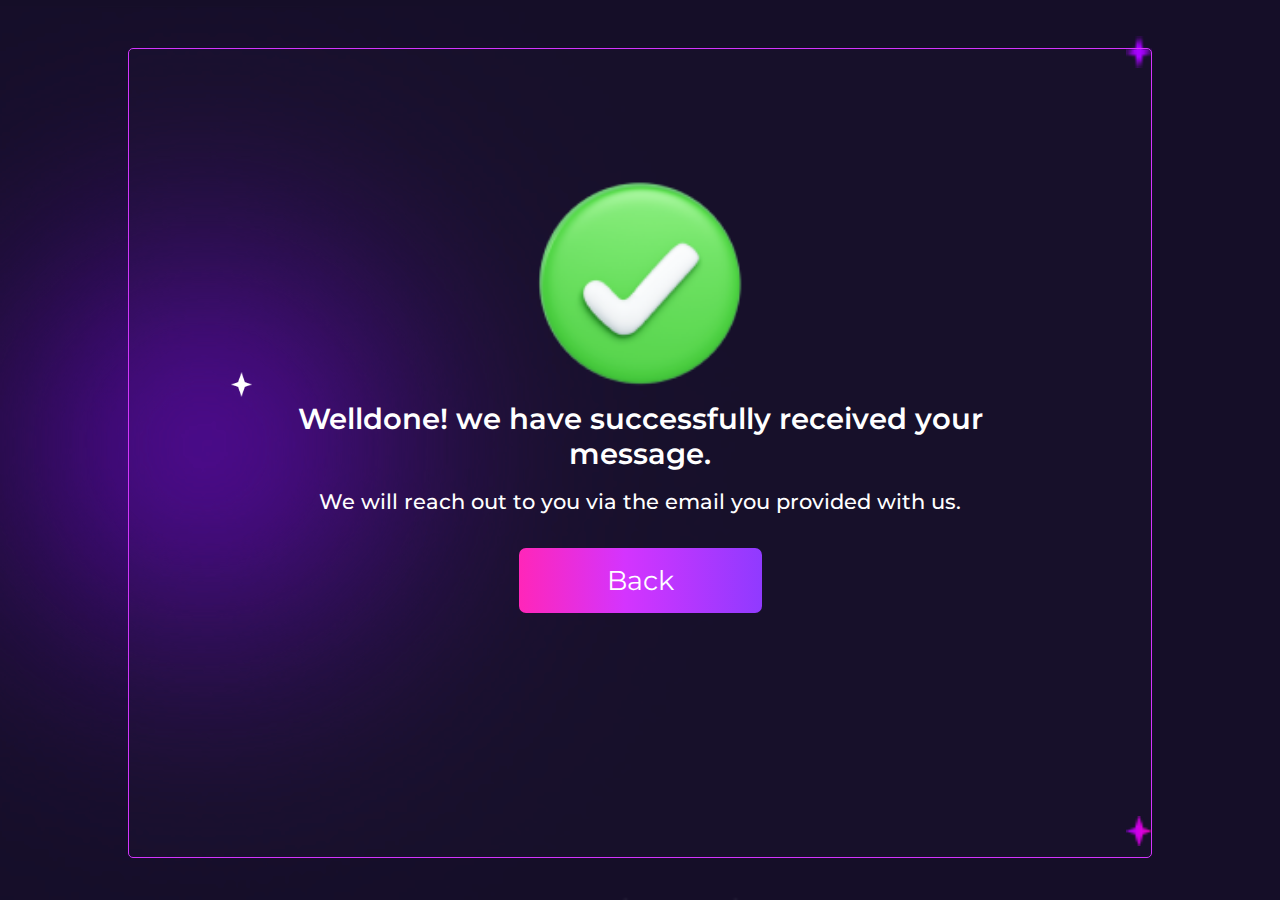
<file: message.html>
<!DOCTYPE html>
<html lang="en">
<head>
    <meta charset="UTF-8">
    <meta name="viewport" content="width=device-width, initial-scale=1, maximum-scale=1, user-scalable=0">
    <title>recorded a message</title>
    <link rel="stylesheet" href="./message.css">
    <link rel="stylesheet" href="./assets/font6/css/all.css">
</head>
<body>
    <div class="recorded">
        <img src="./assets/images/star pu.png" alt="" class="star-reg2">
        <div class="success">
            <img src="./assets/images/successfully-done-5108472-4288033 1.png" alt="" class="success-img1">
        <div class="succ">
            <img src="./assets/images/star.png" alt="" class="star-reg3">
            <h2>Welldone! we have successfully received your message.</h2>
            <h3>We will reach out to you via the email you provided with us.</h3>
            <a href="./index.html" class="back" >Back</a>
        </div>
        </div>
        <img src="./assets/images/sata gra.png" alt="" class="star-reg4">
    </div>
</body>
</html>
</file>
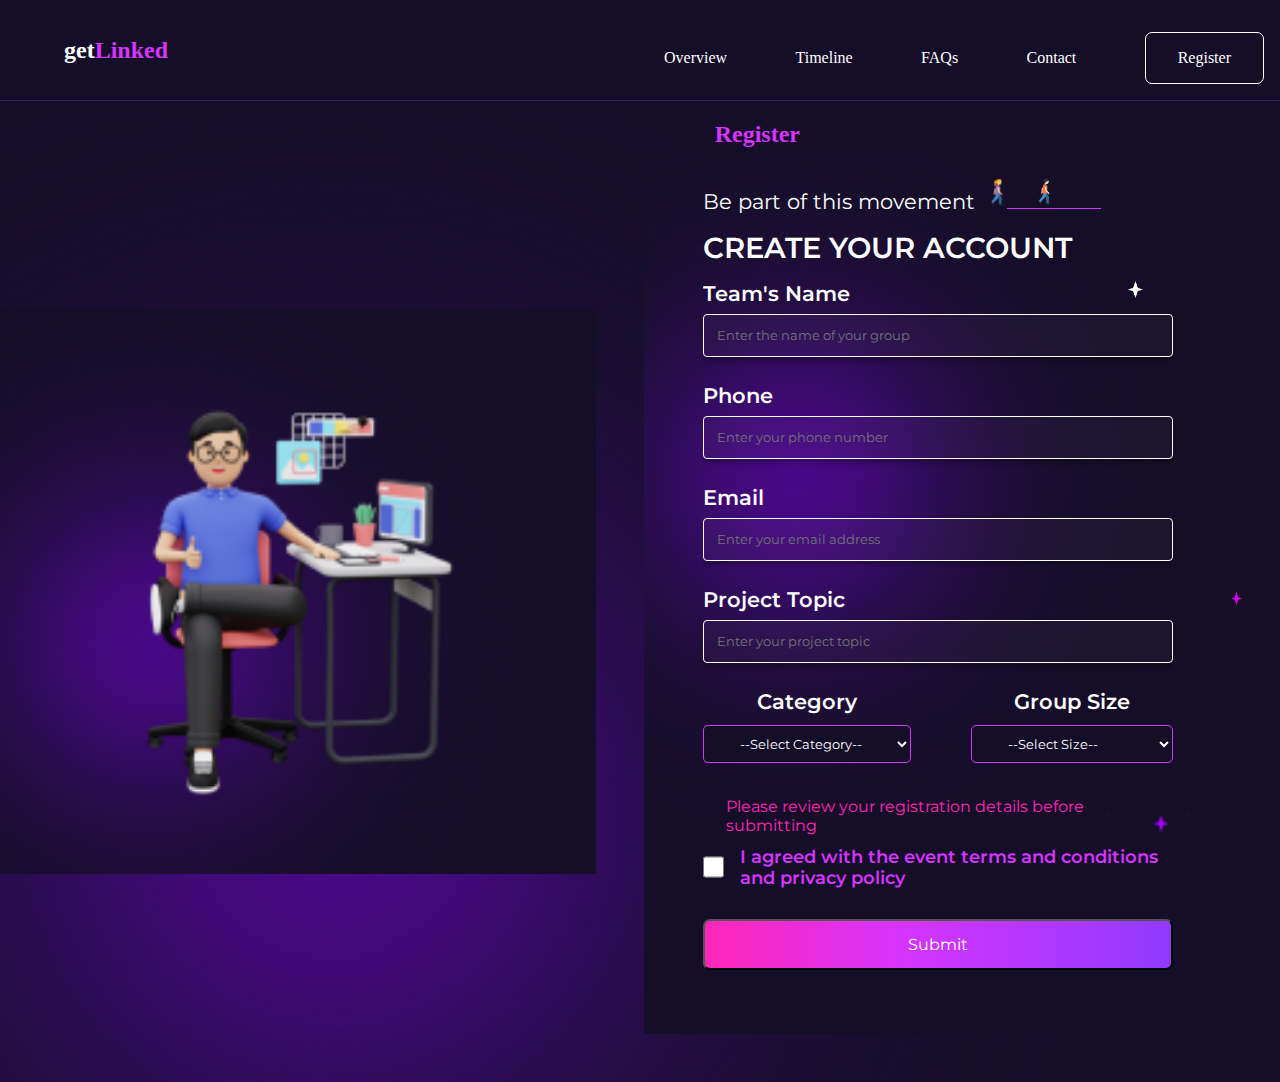
<file: register.html>
<!DOCTYPE html>
<html lang="en">

<head>
    <meta charset="UTF-8">
    <meta name="viewport" content="width=device-width, initial-scale=1, maximum-scale=1, user-scalable=0">
    <title>register-page</title>
    <link rel="stylesheet" href="./register.css">
    <link rel="stylesheet" href="./assets/font6/css/all.css">
    <link href="https://api.fontshare.com/v2/css?f[]=clash-display@200,400,700,500,600,300&display=swap"
        rel="stylesheet">
        <script defer src="./register.js"></script>
</head>

<body>
    <nav>
        <div class="head">
            <h2>get<span>Linked</span></h2>
        </div>

        <div class="navlinks-flex">
            <a href="index.html">Overview</a>
            <a href="#timeline">Timeline</a>
            <a href="#FQS">FAQs</a>
            <a href="./contact.html">Contact</a>
            <a href="./register.html" class="registrar  reg">Register</a>
        </div>
    </nav>
    <hr>
    
<div class="div">


    <div class="head-div">
        <div class="first">
            <img src="./assets/images/Group 1.svg" alt="" class="ecs">
            <h3>Register</h3>
            <img src="./assets/images/reg-img.png" alt="" class="reg-img">
            <img src="./assets/images/sata gra.png" alt="" class="star-gra">
        </div>
        <div class="register">
            <div class="regs">
                
                <div class="inline">
                    <p>Be part of this movement</p>
                    <div class="line"></div>
                </div>
                
                <img src="./assets/images/walk.png" alt="" class="walk-1">
                <img src="./assets/images/walk2.png" alt="" class="walk-2">
               
                <h1>CREATE YOUR ACCOUNT</h1>
                
            </div>
          
               
            
            <form action="">
                <img src="./assets/images/star.png" alt="" class="star-reg">
                <img src="./assets/images/star pu.png" alt="" class="star-reg1">
                
                    <label>Team's Name</label>  <br>
                    <input  type="text" placeholder="Enter the name of your group">
                    <br>
                    <p class="name"></p>
                    <label>Phone</label>  <br>
                    <input type="tel" placeholder="Enter your phone number"><br>
                    <p class="phone"></p>
                    <label>Email</label>  <br>
                    <input type="email" placeholder="Enter your email address"><br>
                    <p class="email"></p>
                    <label>Project Topic</label>  <br>
                    <input type="text" placeholder="Enter your project topic"><br>
                    <p class="topic"></p>
               
                 
                  <div class="label-div">
                    <div class="lab">
                        <label>Category</label><br>
                        <select name="category">
                          <option value="">--Select Category--</option>
                          <option value="Frontend">Frontend</option>
                          <option value="UI/UX">UI/UX</option>
                          <option value="Backend">Backend</option>
                          <option value="Full Stack">Full Stack</option>
                        </select>
                        <p class="select1"></p>
                    </div>
                    <div class="lab">
                        <label>Group Size</label><br>
                        <select name="group-size">
                          <option value="">--Select Size--</option>
                          <option value="Individual">Individual</option>
                          <option value="2-3 Members">2-3 Members</option>
                          <option value="3-5 Members">3-5 Members</option>
                          <option value="Above 5 Members"> Above 5 Members</option>
                        </select>
                        <p class="select2"></p>
                    </div>
                  </div>
                  <p class="pls">Please review your registration details before submitting</p>
                  <div class="checks">
                    <input class="radio" type="checkbox" name="agreement" id="agree" value="agree">
                    <p class="agree">I agreed with the event terms and conditions and privacy policy</p>
                    </div>
                  <p class="uncheck"></p>
                  <button class="submit" >Submit</button>
            </form>
            <div class="share">
                <h3>Share on</h3>
                <div class="brands">
                    <ul>
                        <li><a href="https://www.instagram.com/itzmr_lite"><i class="fa-brands fa-instagram"></i></a></li>
                        <li><a href="https://twitter.com/_litezy"><i class="fa-brands fa-twitter "></i></a></li>
                        <li><a href="https://web.facebook.com/nnadi.bethel.7"><i class="fa-brands fa-facebook"></i></a></li>
                        <li><a href="https://www.linkedin.com/in/bethel-nnadi-4a4844194/""><i class="fa-brands fa-linkedin"></i></a></li>
                    </ul>
                </div>
            </div>
           
        </div>
    </div>
    
</div>
    
</body>

</html>
</file>
<file: styles.css>
@import url("https://fonts.googleapis.com/css2?family=Montserrat+Alternates:ital,wght@0,100;0,700;1,700&family=Montserrat:ital,wght@0,200;0,300;0,700;1,100;1,700&family=Mooli&family=Nunito+Sans:ital,opsz,wght@0,6..12,200;0,6..12,400;0,6..12,600;1,6..12,400&family=Nunito:ital,wght@0,200;0,300;0,400;0,500;0,600;0,700;1,200&family=Poppins:ital,wght@0,100;0,200;0,300;0,400;0,500;0,600;0,700;0,800;1,100;1,200;1,300;1,400&family=Roboto:wght@300;500;700;900&family=Unica+One&family=Voces&display=swap");

* {
  box-sizing: border-box;
  margin: 0;
  padding: 0;
  overflow-x: hidden;
}
html {
  scroll-behavior: smooth;
}
.navlinks-flex {
  display: none;
}
hr {
  margin: 0rem auto;
  border: 0.01px solid;
  border-top: none;
  border-left: none;
  border-right: none;
  border-color: #351e5e;
  width: 100%;
}
button{
  cursor: pointer;
}
.navlink {
  width: 100%;
  position: fixed;
  z-index: 3;
  right: 0;
  top: 0%;
  top: 0;
  background-color: #150e28;
  border-radius: 10px;
  padding: 2rem;
  transition: height 2s ease;
  display: none;
  padding-bottom: 2rem;
}
.navlinks-flex{
  display: none;
}
.navlinks {
  display: flex;
  flex-direction: column;
  align-items: center;
  justify-content: space-between;
  transition: transform 0.3s ease-in-out;
  background-color: #150e28;
  top: 0;
  z-index: 2;
  left: 0;

}
.registrar {
  padding: 1rem 2rem !important;
  margin-top: 1rem;
  color: white;
  text-decoration: none;
  font-size: 1rem;
  cursor: pointer;
  font-family: Clash Display;
  border-radius: 7px;
  background: linear-gradient(
    270deg,
    #903aff 0%,
    #d434fe 56.42%,
    #ff26b9 99.99%,
    #fe34b9 100%
  );
}
.navlinks > a {
  margin-bottom: 2rem;
  font-size: 1.2rem;
  text-decoration: none;
  font-family: Montserrat;
  color: white;
  font-weight: 500;
  padding: 0.4rem 0.9rem;
  border-radius: 5px;
  transition: all 1s ease;
}
.navlinks > a:hover {
  background-color: #d434fe;
}
.navlinks > a:nth-child(1) {
  margin-top: 3rem;
}
.vector-x {
  position: absolute;
  width: 12%;
  cursor: pointer;
  right: 10%;
  border-radius: 50%;
  padding: 0.3rem 0.5rem;
  background: linear-gradient(
    270deg,
    #903aff 0%,
    #d434fe 56.42%,
    #ff26b9 99.99%,
    #fe34b9 100%
  );
  border: #903aff 1px solid;
}
.hr-inno {
  width: 100%;
  background-blend-mode: hard-light;
  color: white;
  padding: 2rem 0;
  /* position: relative; */
  
}
.first-head-flex {
  position: relative;
  width: 100%;
  margin-top: -2rem;
  text-align: center;
  font-family: Clash Display;
  overflow-y: hidden;
}
.hr-inno > h1:nth-child(3) {
  color: #fff;
  font-family: Clash Display;
  font-size: 32px;
  font-style: normal;
  font-weight: 700;
  display: flex;
  align-items: center;
  text-align: center;
  justify-content: center;
  line-height: normal;
  
  /* text-align: left; */
}
.hr-inno > h1:nth-child(2) {
  margin-top: 5.5rem;
  color: #fff;
  font-family: Clash Display;
  font-size: 32px;
  font-style: normal;
  font-weight: 700;
  line-height: normal;
}
.hr-inno > h1 > span {
  color: #d434fe;
  margin-left: .5rem;
}
.hr-inno > p {
  width: 90%;
  color: #fff;
  text-align: center;
  font-family: Montserrat;
  font-size: 14px;
  font-style: normal;
  font-weight: 400;
  line-height: 166%;
  margin: 1rem auto 2rem;
}

nav {
  width: 100%;
  z-index: 50;
  display: flex;
  position: fixed;
  top: 0;
  left: 0;
  align-items: center;
  justify-content: space-between;
  margin: -0.1rem auto 2rem;
  padding: 1rem 2rem;
  background-color: #150e28;
}
.section-1 {
  background: url(./assets/images/Purple-Lens-Flare-PNG.png), #150e28 ;
  background-repeat: no-repeat;
  background-blend-mode: hard-light;
}
nav > h2 > span {
  color: #d434fe;
}
nav > h2 {
  font-size: 1.2rem;
  font-family: Clash Display;
  font-weight: 600;
  color: #fff;
}
.section-1 > hr {
  margin: 4rem  auto 1rem;
  border: 0.01px solid;
  border-top: none;
  border-left: none;
  border-right: none;
  border-color: #351e5e;
  width: 100%;
}
.sect-1-hr{
  margin: 4rem  auto 1rem !important;
  border: 3px solid;
  border-top: none;
  border-left: none;
  border-right: none;
  border-color: #351e5e;
  width: 100%;
}
.bars {
  width: 1.5rem;
  cursor: pointer;
  display: block;
}
/* .share{
  position: relative;
  padding: 10px 20px;
  color:#fff;
  background-color: #0077cc;
  border: none;
  cursor: pointer;
  overflow-y: hidden;
}
.share::before{
  content: '';
  position: absolute;
  top: 100%;
  left: 0;
  width: 100%;
  height: 100%;
  background-color: #005599;
  transform: translateY(-100%);
  
  transition: transform 0.3s;
}
.share:hover::before{
  transform: translateY(0); */

.hr-inno > h2 {
  position: absolute;
  font-size: 0.9rem;
  left: 50%;
  transform: translateX(-50%);
  width: 90%;
  font-family: Montserrat !important;
  font-style: italic;
  color: white;
  font-weight: 700;
}
.vector {
  position: absolute;
  top: 6%;
  right: 12%;
  width: 28%;
}
.star {
  width: 3%;
  position: absolute;
  top: 7%;
  left: 32%;
}
.create {
  width: 6%;
  position: absolute;
  top: 10%;
  right: 22%;
}
.star-hr {
  width: 2%;
  position: absolute;
  bottom: 35%;
  right: 16%;
}

.hr-inno>.reg {
  margin-top: 1rem;
  padding: 0.9rem 2.5rem;
  color: white;
  text-decoration: none;
  font-size: 1rem;
  cursor: pointer;
  font-family: Clash Display;
  border-radius: 7px;
  background: linear-gradient(
    270deg,
    #903aff 0%,
    #d434fe 56.42%,
    #ff26b9 99.99%,
    #fe34b9 100%
  );
}
.timer {
  font-family: Unica One;
  font-size: 2rem;
  font-weight: 400;
  margin-top: 3rem;
  word-spacing: 2rem;
}
.timer > span {
  font-size: 1.1rem;
  color: white !important;
}

.face-man{
  background-color: #150e28;
  width: 100%;
  position: relative;
  overflow: hidden;
  
}
.face-img{
  position: absolute;
  width: 100%;
}
.man-on-glass {
  width: 100%;
  margin: 1rem auto;
  border: none;
  z-index: 1;
  /* opacity: 0.8; */
}

/* section3  */
.section-3 {
  width: 100%;
  margin-top: -0.1rem;
  background-color: #150e28;
  text-align: center;
  position: relative;
}
.idea {
  width: 90%;
  margin: 0 auto;
  text-align: center;
  display: flex;
  flex-direction: column;
  font-family: Clash Display;
  color: white;
  padding-bottom: 2rem;
}
.idea1 > img:nth-child(1) {
  margin-top: 2rem;
}
.idea2 > h1 {
  margin-top: 2rem;
  margin-bottom: 1rem;
  color: white;
  width: 100%;
  margin-right: auto;
  margin-left: auto;
}
.idea2 > h1 > span {
  color: #d434fe;
}
.idea2 > p {
  color: white;
  font-family: Montserrat !important;
  text-align: center;
  line-height: 2;
  width: 100%;
  margin: 0 auto;
  font-size: 0.8rem;
  font-weight: 600;
}
.sata-1 {
  position: absolute;
  top: 18%;
  left: 12%;
  /* display: none; */
}
.sata-2 {
  position: absolute;
  top: 53%;
  right: 5%;
}
.arrow {
  width: 10%;
  margin: 0.9rem auto 0;
}

/* section 4  */
.section-4 {
  width: 100%;
  padding-bottom: 3rem;
  background-color: #150e28;
  text-align: center;
  position: relative;
}
.rules {
  /* width: 80%; */
  /* height: 95vh; */
  margin: 0rem auto;
}
.rule2 > p {
  color: white;
  font-family: Montserrat;
  font-style: normal;
  font-weight: 600;
  width: 90%;
  margin: 2rem auto 0;
  z-index: 2;
  text-align: center;
  line-height: 2;
  font-size: 0.8rem;
}
.rule2 > h1 {
  font-family: Clash Display;
  color: #fff;
  width: 50%;
  margin: 0.9rem auto -0.7rem;
  font-size: 1.3rem;
}
.rule2 > h1 > span {
  color: #d434fe;
}
.sitting-lady {
  margin-top: 1.5rem;
  z-index: 2;
}
.bkimg-1 {
  position: absolute;
  top: -7rem;
  left: -3rem;
  mix-blend-mode: hard-light;
}
.bkimg-2 {
  position: absolute;
  top: 30%;
  width: 90%;
  background-blend-mode: hard-light;
  height: 9%;
  right: -16%;
  height: 40%;
  transform: scalex(-1);
  mix-blend-mode: hard-light;
  z-index: 1;
}
.star-1 {
  width: 2.8%;
  position: absolute;
  top: 55%;
}
.star-2 {
  width: 2.8%;
  position: absolute;
  top: 27%;
  left: 7%;
}
.star-3 {
  width: 2.8%;
  position: absolute;
  bottom: 3%;
  left: 20%;
}

/* section 5  */

.section-5 {
  width: 100%;
  padding-bottom: 6rem;
  background-color: #150e28;
  text-align: center;
  position: relative;
  z-index: 1;
  padding-top: 2rem;
  color: white;
  overflow-y: hidden;
}
.criteria {
  width: 80%;
  margin: 0 auto;
  /* position: relative; */
}

.sata-5 {
  position: absolute;
  left: 45%;
  width: 3%;
  top: 2%;
}
.star-5 {
  width: 3%;
  position: absolute;
  top: 13%;
  right: 40%;
}
.img-5 {
  position: absolute;
  left: 0;
  top: 6%;
  z-index: -1;
  mix-blend-mode: hard-light;
}
.cri2 > h1 {
  font-family: Clash Display;
  width: 70%;
  font-size: 1.4rem;
  font-weight: 700;
  margin: 0.5rem auto 1rem;
}
.cri2 > h1 > span {
  color: #d434fe;
}
.cri2 > p {
  line-height: 1.6;
  font-family: Montserrat;
  text-align: center;
  margin-top: 1.3rem;
  font-weight: 400;
  font-size: 0.8rem;
  font-weight: 600;
}
.cri2> p > span {
  color: #fe34b9;
}
.img-6 {
  position: absolute;
  transform: scaleX(-1);
  right: -25%;
  bottom: -1%;
  z-index: -1;
  mix-blend-mode: hard-light;
}
.star-5-6 {
  width: 2.8%;
  bottom: 10%;
  right: 8%;
  position: absolute;
}
.read {
  margin-top: 1rem;
  padding: 0.6rem 1.5rem;
  color: white;
  flex-shrink: 0;
  font-family: Clash Display;
  border-radius: 7px;
  font-size: 1rem;
  background: linear-gradient(
    270deg,
    #903aff 0%,
    #d434fe 56.42%,
    #ff26b9 99.99%,
    #fe34b9 100%
  );
}
.cri-img {
  width: 90%;
}

/* section 6 */
.section-6 {
  width: 100%;
  padding: 2rem 0 0rem;
  background-color: #150e28;
  overflow-y: hidden;
  color: white;
  position: relative;
}
.FQS {
  width: 90%;
  margin: 0 auto;
  position: relative;
  /* padding: 1rem; */
  /* border: 1px solid red; */
}
.star-6 {
  width: 6%;
  position: absolute;
  top: 1%;
}
.faqs2{
  position: relative;
}
.faqs1> h2 {
  margin: 3rem 0 1.5rem;
  font-family: Clash Display;
  text-align: center;
  font-weight: 500;
}
.faqs1 > h2 > span {
  color: #903aff;
}
.faqs1 > p {
  font-family: Montserrat;
  font-size: 0.8rem;
  font-weight: 400;
  text-align: center;
  line-height: 2;
  margin-bottom: 3rem;
}
.ans {
  font-weight: 400;
  font-size: 0.8rem;
  font-family: Montserrat;
  margin-bottom: 1rem;
  width: 100%;
  padding: 0.6rem 0.7rem;
  background-color: transparent;
  border-radius: 5px;
  display: none;
  transition-delay: 2s;
  transition: ease;
}

.questions {
  cursor: pointer;
  display: flex;
  width: 100%;
  margin-bottom: 1.3rem;
  font-family: Montserrat;
  font-weight: 400;
  font-size: 0.8rem;
  line-height: 1.8;
  align-items: center;
  gap: 0.5rem;
  font-weight: 600;
  justify-content: space-between;
}
.questions > i {
  color: #d434fe;
}
.FQS > hr {
  margin: 0rem auto 1rem;
  background: #d434fe;
  width: 100%;
}
.ques-img {
  width: 100%;
  margin: 7rem 0 2rem;
}
.sm-ques-1 {
  position: absolute;
  top: 21.5%;
  color: #a866fd;
  font-size: 2rem;
  font-family: roboto;
  left: 15%;
}
.sm-ques-2 {
  position: absolute;
  top: 21.5%;
  left: 60%;
  color: #a866fd;
  font-family: roboto;
  font-size: 2rem;
}

.big-ques {
  position: absolute;
  top: 13.5%;
  color: #a866fd;
  font-size: 4rem;
  font-family: roboto;
  left: 32%;
}
.sata-6i {
  position: absolute;
  width: 2.5%;
  top: 23%;
  left: 47%;
}
.sata-6ii {
  position: absolute;
  width: 2%;
  top: 16%;
  left: 10%;
}
.star-6i {
  position: absolute;
  width: 2%;
  bottom: 20%;
  left: 5%;
}
.star-6ii {
  position: absolute;
  width: 4.5%;
  bottom: 5%;
  right: 17%;
}
.section-6 > hr {
  margin-top: 2rem;
}

/* section 7  */
.section-7 {
  padding-top: 5rem;
  padding-bottom: 5rem;
  color: white;
  background-color: #150e28;
  position: relative;
}
.timeline {
  width: 95%;
  margin: 0 auto;
}
.timeline > h2 {
  text-align: center;
  font-family: Clash Display;
  font-size: 1.2rem;
  margin-bottom: 0.3rem;
}
.timeline > p {
  text-align: center;
  font-family: Montserrat;
  font-size: 14px;
  width: 95%;
  font-weight: 600;
  margin: 0 auto;
  margin-bottom: 1rem;
  line-height: 1.5;
}
.star-7 {
  position: absolute;
  width: 4%;
  left: 12%;
}
.star-7-1 {
  position: absolute;
  width: 3%;
  left: 5%;
  bottom: 3%;
}
.line {
  border-left: 2px solid #d434fe;
  height: 68px;
  margin-bottom: 1rem;
  left: 5%;
}
.line-4,
.line-6 {
  border-left: 2px solid #d434fe;
  height: 86px;
  margin-bottom: 1rem;
  left: 5%;
}
.time-div {
  width: 10%;
  margin: 3rem auto 0.6rem;
  padding-left: 1rem;
  align-items: baseline;
}
.time {
  /* border: 1px solid red; */
  display: flex;
  width: 100%;
  align-items: stretch;
  justify-content: space-between;
  gap: 0.7rem;
}
.announcements {
  width: 90%;
  margin: 0rem rem;
}
.announcements > h2 {
  color: #d434fe;
  font-size: 0.8999rem;
  margin-top: 2.899rem;
  font-weight: 500;
  margin-bottom: 0.5rem;
  font-family: clash display;
}
.hack {
  margin-bottom: 0.6rem;
}
.hack-3 {
  margin-bottom: 1.5rem;
}
.hack-5 {
  margin-bottom: 1.59rem !important;
}
.hack-6 {
  margin-bottom: 1.1em;
}
.nov {
  color: #d434fe;
}
.announcements > p {
  font-size: 11.5px;
  width: 80%;
  font-family: Montserrat;
}
.time-div > .a {
  font-size: 0.7rem;
  padding-top: 0.1rem;
  width: 19.32px;
  height: 17px;
  margin-left: -0.4rem;
  margin-top: -0.6rem;
  flex-shrink: 0;
  font-family: Montserrat;
  text-align: center;
  border-radius: 26.5px;
  background: linear-gradient(270deg, #903aff 0%, #d434fe 100%);
}
.section-7b{
  display: none;
}
/* section 8 */
.section-8 {
  width: 100%;
  padding: 2rem 0 6rem;
  background-color: #150e28;
  color: white;
  position: relative;
  z-index: 1;
  overflow-y: hidden;
}
.prizes {
  text-align: center;
  margin: 0 auto;
}
.star-8 {
  position: absolute;
  width: 2%;
  left: 13%;
}
.star-8-1 {
  position: absolute;
  width: 2%;
  right: 27%;
  top: 9%;
}
.prizes > h2 {
  font-family: clash display;
  font-weight: 500;
  font-size: 1.2rem;
  width: 40%;
  margin: 2rem auto 1rem;
}
.prizes > h2 > span {
  color: #d434fe;
}
.prizes > p {
  width: 75%;
  margin: 0 auto;
  font-family: montserrat;
  font-size: 12px;
  line-height: 1.5;
  font-weight: 600;
}
.bk-8 {
  position: absolute;
  top: 5%;
  left: -10%;
  mix-blend-mode: hard-light;
  z-index: -2;
  box-shadow: 100px 105px 100px #150e28;
}
.prize {
  margin: 5rem auto 0rem;
  width: 90%;
  /* border: 1px solid red; */
}
.star-8i {
  position: absolute;
  width: 2.3%;
  left: 12%;
  top: 43%;
}

/* cards  */
.cards {
  width: 90%;
  margin: 2rem auto 2rem;
  position: relative;
  padding-top: 6rem;
  display: flex;
  flex-direction: row;
  /* border: 1px solid red; */
  justify-content: space-between;
}
.first-card {
  width: 30%;
  text-align: center;
  height: 128px;
  border-radius: 8px;
  border: 1px solid #d434fe;
  background-color: rgba(212, 52, 254, 0.12);
}
.first-card > h2 {
  width: 80%;
  font-size: 0.6rem;
  text-align: center;
  margin: 3rem auto 0;
  font-family: Montserrat;
  font-size: 11px;
  font-weight: 600;
}
.first-card > p {
  font-family: Montserrat;
  font-size: 15px;
  margin: 0.4rem auto 0;
  width: 75%;
  color: #d434fe;
  font-weight: 600;
}
.silver-img {
  position: absolute;
  top: 27%;
  left: 4.5%;
}
.second-card {
  width: 32%;
  height: 138px;
  border-radius: 8px;
  border: 1px solid #d434fe;
  background-color: rgba(212, 52, 254, 0.12);
  padding: 1rem;
  text-align: center;
}
.second-card > h2 {
  width: 70%;
  font-size: 0.6rem;
  text-align: center;
  margin: 3rem auto 0;
  font-family: Montserrat;
  font-size: 11px;
  font-weight: 600;
}
.second-card > p {
  font-family: Montserrat;
  font-size: 15px;
  margin: 0.5rem auto 0;
  width: 100%;
  color: #903aff;
  font-weight: 600;
}
.gold-img {
  position: absolute;
  top: 12%;
  left: 32% !important;
}
.third-card {
  width: 30%;
  text-align: center;
  height: 128px;
  border-radius: 8px;
  border: 1px solid #d434fe;
  background-color: rgba(212, 52, 254, 0.12);
}
.third-card > h2 {
  width: 80%;
  font-size: 0.6rem;
  text-align: center;
  margin: 3rem auto 0;
  font-family: Montserrat;
  font-size: 11px;
  font-weight: 600;
}
.third-card > p {
  font-family: Montserrat;
  font-size: 15px;
  margin: 0.4rem auto 0;
  width: 75%;
  font-weight: 600;
  color: #d434fe;
}
.bronze-img {
  position: absolute;
  top: 27%;
  right: 5%;
}
.bk-8i {
  position: absolute;
  left: 20%;
  transform: scaleX(-1);
  top: 33%;
  z-index: -3;
  mix-blend-mode: hard-light;
}
.bk-8ii {
  position: absolute;
  left: -25%;
  mix-blend-mode: hard-light;
  top: 60%;
  z-index: -3;
}

.star-8ii {
  position: absolute;
  right: 30%;
  width: 1.5%;
  top: 64.5%;
}
.star-8iv {
  width: 2%;
  right: 10%;
  top: 46.5%;
  position: absolute;
}
.partners {
  width: 90%;
  margin: 9rem auto 0;
  text-align: center;
}
.sponsors > h2 {
  font-family: clash display;
  font-weight: 600;
  font-size: 1.2rem;
  margin-bottom: 0.5rem;
}
.sponsors > h2 > span {
  color: #d434fe;
}
.sponsors > p {
  font-family: montserrat;
  font-weight: 500;
  line-height: 1.5;
  font-size: 0.8rem;
  font-weight: 600;
}
.brands {
  width: 320px;
  height: 188.59px;
  margin: 3rem auto 0;
  border-radius: 8px;
  position: relative;
  border: 1px solid #d434fe;
}
.brand-imgs {
  padding-top: 3rem;
  width: 80%;
}
.brnds > .liberty-imgi {
  position: absolute;
  top: 20%;
  left: 20%;
}
.liberty-imgii {
  position: absolute;
  top: 23%;
  left: 41%;
}
.winwise {
  position: absolute;
  top: 21%;
  left: 69%;
}
.wisper {
  position: absolute;
  bottom: 28%;
  left: 20%;
}
.brand-line-hri {
  width: 68.271px;
  background-color: #d434fe;
  height: 2px;
  position: absolute;
  left: 15%;
  top: 45%;
}
.brand-line-hrii {
  width: 68.271px;
  background-color: #d434fe;
  height: 2px;
  position: absolute;
  left: 40%;
  top: 45%;
}
.brand-line-hriii {
  width: 68.271px;
  background-color: #d434fe;
  height: 2px;
  position: absolute;
  left: 65%;
  top: 45%;
}
.brand-line-vri {
  width: 2px;
  height: 29.844px;
  background-color: #d434fe;
  position: absolute;
  left: 37.5%;
  top: 18%;
}
.brand-line-vrii {
  width: 2px;
  height: 29.844px;
  background-color: #d434fe;
  position: absolute;
  left: 63%;
  top: 18%;
}
.brand-line-vriii {
  width: 2px;
  height: 29.844px;
  background-color: #d434fe;
  position: absolute;
  left: 37.5%;
  bottom: 23%;
}
.brand-line-vriv {
  width: 2px;
  height: 29.844px;
  background-color: #d434fe;
  position: absolute;
  left: 63%;
  bottom: 23%;
}
.paybx {
  color: #fff;
  font-family: Nunito;
  font-size: 13px;
  position: absolute;
  left: 43%;
  bottom: 22%;
  font-style: normal;
  font-weight: 400;
  line-height: 27.5px;
}
.paybx > span {
  color: #00a3ff;
}
.vuzual {
  color: #fff;
  font-family: Voces;
  font-size: 12px;
  font-style: normal;
  font-weight: 400;
  line-height: 27.5px;
  position: absolute;
  left: 67%;
  bottom: 24%;
}
.design {
  color: #fff;
  font-family: Voces;
  font-size: 4px;
  font-style: normal;
  font-weight: 100;
  line-height: 27.5px;
  position: absolute;
  left: 80.5%;
  bottom: 18.5%;
}
.vuzual > span {
  color: #f00;
}
.star-8v {
  position: absolute;
  top: 0;
  left: 7%;
  width: 3%;
}
.star-8vi {
  position: absolute;
  width: 3.2%;
  bottom: 1%;
  right: 7%;
}
.bk-img-last {
  position: absolute;
  transform: scaleX(-1);
  right: -25%;
  top: 82%;
  mix-blend-mode: hard-light;
  z-index: 10;
}

/* section 9 */
.section-9 {
  z-index: -1;
  width: 100%;
  color: white;
  padding-top: 4rem;
  padding-bottom: 4rem;
  background-color: #150e28;
  position: relative;
  overflow-y: hidden;
  overflow-x: hidden;
}
.bk-9i {
  position: absolute;
  transform: scaleX(-1);
  top: -14%;
  right: -25%;
  mix-blend-mode: hard-light;
}
.star-9ii {
  position: absolute;
  top: 5%;
  width: 1.6%;
  right: 21%;
}
.privacy {
  width: 80%;
  margin: 0 auto;
}
.privacy > p:nth-child(2) {
  text-align: center;
  font-family: montserrat;
  font-size: 12px;
  margin-bottom: 1rem;
}
.privacy > p:nth-child(3) {
  text-align: center;
  font-family: montserrat;
  font-size: 12px;
  font-weight: 600;
  line-height: 1.5;
}
.privacy > h2 {
  width: 70%;
  margin: 1rem auto;
  text-align: center;
  font-family: clash display;
  font-weight: 500;
}

.privacy > h2 > span {
  color: #d434fe;
}
.section-9 > hr {
  z-index: -1;
}
.star-9i {
  position: absolute;
  width: 3%;
  right: 16%;
  top: 24%;
}
.license {
  margin: 3rem auto 3rem;
  width: 295px;
  height: 635px;
  flex-shrink: 0;
  border-radius: 5px;
  border: 1px solid #d434fe;
  background: rgba(217, 217, 217, 0.03);
  padding: 3rem 1rem;
}

.license > p:nth-child(1) {
  width: 90%;
  font-family: montserrat;
  font-size: 12px;
  font-weight: 600;
  text-align: center;
  line-height: 2;
  margin-bottom: 2rem;
}
.license > h3 {
  font-family: Montserrat;
  font-size: 0.8rem;
  color: #d434fe;
  font-weight: 600;
  margin-bottom: 0.3rem;
}
.license > p:nth-child(3) {
  font-family: montserrat;
  font-size: 12px;
  font-weight: 500;
  text-align: left;
  font-weight: 600;
  line-height: 2;
  margin-bottom: 1.5rem;
}
.standards {
  position: relative;
  display: flex;
  align-items: stretch;
  justify-content: space-between;
  gap: 1.5rem;
  margin-bottom: 1rem;
}
.standards > p {
  font-weight: 600;
  font-family: Montserrat;
  font-size: 13px;
}
.standards > .lists {
  width: 18%;
}
.readmore {
  cursor: pointer;
  padding: 0.6rem 1.5rem;
  color: white;
  flex-shrink: 0;
  font-family: Clash Display;
  border-radius: 7px;
  background: linear-gradient(
    270deg,
    #903aff 0%,
    #d434fe 56.42%,
    #ff26b9 99.99%,
    #fe34b9 100%
  );
  
}
.readd {
  width: 50%;
  margin: 3rem auto 0;
  text-align: center;
  
}
.star-9iii {
  width: 3%;
  position: absolute;
  top: 44%;
  left: 5%;
}
.bk-9ii {
  position: absolute;
  top: 30%;
  left: -19%;
  mix-blend-mode: hard-light;
  z-index: -1;
}
.vector-div {
  position: relative;
  width: 90%;
  margin: 2rem auto;
  overflow: hidden;
  text-align: center;
  padding-bottom: 6rem;
}
.security-img {
  position: absolute;
  top: 18%;
  left: 9%;
}
.star-9v {
  position: absolute;
  top: 12%;
  width: 5%;
  left: 5%;
}
.star-9vi {
  position: absolute;
  top: 15%;
  width: 2%;
  right: 32%;
}
.star-9vii {
  position: absolute;
  /* top: 10%; */
  width: 2.5%;
  bottom: 30%;
  right: 14%;
}
.star-9viii {
  position: absolute;
  width: 3%;
  left: 20%;
  bottom: 10%;
}

/* section 10  */

.section-10 {
  padding-top: 3rem;
  width: 100%;
  position: relative;
  color: white;
  background-color: #150e28;
  padding-bottom: 3rem;
  position: relative;
  font-weight: 600;
}
.useful-links {
  width: 72%;
  position: relative;
  margin: 0 auto;
  font-weight: 600;
}

.useful-links > h2 {
  margin: 0 auto;
  text-align: left;
  font-family: clash display;
  font-weight: 600;
  font-size: 1.3rem;
  margin-bottom: 0.5rem;
}
.useful-links > h2 > span {
  color: #d434fe;
}
.useful-links > p {
  font-family: montserrat;
  font-weight: 600;
  font-size: 12px;
  margin-bottom: 3rem;
  line-height: 1.5;
}
.terms {
  width: 100%;
  font-family: Montserrat;
  font-size: 12px;
  display: flex;
  align-items: stretch;
  justify-content: start;
  gap: 1rem;
  margin-bottom: 3rem;
  color: #d434fe;
  cursor: pointer;
}
.term-line {
  height: 18px;
  width: 2px;
  background-color: #d434fe;
}
.useful {
  width: 72%;
  margin: 0 auto;
  position: relative;
  /* margin-top: 2rem; */
}
.useful > h2 {
  margin: 0 auto;
  text-align: left;
  font-family: Montserrat;
  font-weight: 600;
  font-size: 0.9rem;
  margin-bottom: 0.5rem;
  color: #d434fe;
  text-transform: capitalize;
}
.first-ul > li > a {
  text-decoration: none;
  color: white;
  font-family: Montserrat;
  font-size: 12px;
  transition: all 3s ease;
}
.first-ul > li {
  margin-bottom: 0.9rem;
}
.fa-instagram:hover{
  color:#e1306c;
  transition: all 0.5s ease;
  transform: scale(.8);
}
.fa-twitter:hover{
  color:#1da1f2;
  transition: all 0.5s ease;
  transform: scale(.8);
}
.fa-facebook:hover{
  color:#316FF6;
  transition: all 0.5s ease;
  transform: scale(.8);
}
.fa-linkedin:hover{
  color:#0077B5;
  transition: all 0.5s ease;
  transform: scale(.8);
}
.second-ul {
  display: flex;
  gap: 2rem;
  width: 100%;
  align-items: center;
}
.second-ul > p {
  color: white;
  font-family: Montserrat;
  font-size: 11px;
  color: #d434fe;
}
.second-ul > li > a > i {
  font-size: 1.5rem;
  color: white;
}
.contact-us {
  position: relative;
  width: 72%;
  margin: 3rem auto 0;
}
.contact-us > h2 {
  text-align: left;
  font-family: Montserrat;
  font-weight: 600;
  font-size: 0.9rem;
  margin-bottom: 0.5rem;
  color: #d434fe;
  text-transform: capitalize;
  margin-bottom: 1rem;
}
.info {
  width: 60%;
  display: flex;
  align-items: baseline;
  gap: 2rem;
  font-family: montserrat;
  margin-bottom: 1rem;
  font-size: 12px;
}
.info > p {
  line-height: 1.5;
}
/* footer  */
footer {
  padding: 2rem auto 0.3rem;
  font-family: Montserrat;
  font-weight: 600;
  color: white;
  text-align: center;
  font-size: 0.89rem;
  background-color: #150e28;
}
.footer{
  margin-top: 2rem;
}
.footer > p:nth-child(2) {
  font-size: 0.7rem;
}
.star-10i {
  position: absolute;
  width: 3%;
  top: 15%;
  left: 5%;
}
.star-10ii {
  position: absolute;
  width: 4%;
  top: 30%;
  right: 40%;
}
.star-10iii {
  position: absolute;
  width: 3%;
  left: 40%;
  bottom: 0%;
}
.star-10iv {
  position: absolute;
  width: 2.4%;
  right: 0;
}
.info > a {
  text-decoration: none;
  color: white;
}
.to-top {
  font-size: 1.5rem;
  position: fixed;
  bottom: 0;
  right: 5%;
  background: linear-gradient(
    270deg,
    #903aff 0%,
    #d434fe 56.42%,
    #ff26b9 99.99%,
    #fe34b9 100%
  );
  width: 35px;
  color: white;
  height: 30px;
  border-radius: 50%;
  display: flex;
  opacity: 0;
  justify-content: center;
  pointer-events: none;
  transition: all 2s;
}
.to-top.active {
  pointer-events: auto;
  bottom: 20%;
  opacity: 1;
  z-index: 3;
}
</file>
<file: media.css>
@media screen and (min-width: 360px) {
  .hack-5 {
    margin-bottom: 0.6rem !important;
  }
  .hack-6 {
    margin-bottom: 0.9rem !important;
  }
  .silver-img {
    left: 3.1%;
  }
  .bronze-img {
    right: 3.1%;
  }
  .gold-img {
    left: 30.2% !important;
  }
  .second-ul > li > a > i {
    font-size: 1.3rem;
  }
  .license {
    width: 285px;
  }
  .footer {
    margin-bottom: 0.5rem;
  }
}
@media screen and (min-width: 375px) {
  .gold-img {
    left: 31.4% !important ;
  }
  /* .hack-5{
    margin-bottom: 1.5rem !important;
  } */
}
@media screen and (min-width: 428px) {
  .gold-img {
    left: 34%;
  }

  #hack-4 {
    margin-bottom: 1.8rem;
  }

  .hack-6 {
    margin-bottom: 1.8rem;
  }
}

@media screen and (min-width: 768px) {
  nav > h2 {
    font-size: 1.5rem;
  }

  nav {
    padding: 0.4rem 3rem;
    margin-bottom: 1rem;
  }
  .to-top {
    font-size: 2.5rem;
    width: 12%;
    height: 8%;
    align-items: center;
  }
  .hr-inno{
    overflow-y: hidden;
  }
  .hr-inno > h2 {
    font-size: 1.8rem;
    top: 2rem;
    left: 50%;
  }

  .bars {
    width: 3rem;
  }
  .timer {
    font-size: 3.5rem;
  }
  .timer > span {
    font-size: 1.5rem;
  }

  .vector {
    top: 11%;
    right: 12%;
  }

  .hr-inno > h1:nth-child(2) {
    width: 65%;
    font-size: 2.7rem;
    margin: 10rem auto 0;
  }
  .hr-inno > h1:nth-child(3) {
    width: 65%;
    font-size: 2.7rem;
    margin: 0rem auto;
  }

  .hr-inno > p {
    width: 60%;
    font-size: 1.3rem;
  }

  .star {
    width: 2.8%;
    top: 15%;
  }

  .create {
    width: 4%;
    top: 24%;
    right: 32%;
  }

  .reg {
    font-size: 1.8rem !important;
    margin-bottom: 1.5rem;
  }

  .idea > h1,
  .rules > h1 {
    width: 70%;
    font-size: 2rem;
  }

  .idea > p,
  .rules > p,
  .criteria > p {
    font-size: 1.3rem;
  }

  .bkimg-2 {
    right: -26%;
    height: 60%;
    top: 38%;
    /* z-index: -1; */
  }

  .star-1 {
    top: 68%;
    width: 2%;
    right: 30%;
  }

  .star-2 {
    top: 15%;
    width: 2%;
  }

  .star-3 {
    width: 2%;
  }

  .sitting-lady {
    width: 70%;
  }

  .cri-img {
    width: 100%;
  }

  .criteria > h1 {
    font-size: 2.3rem;
    width: 60%;
  }

  .read {
    margin-top: 2rem;
    font-size: 1.2rem;
  }

  .img-6 {
    right: -15%;
  }

  .star-5-6 {
    width: 2.5%;
  }

  .star-6 {
    width: 3%;
  }

  .FQS > h2 {
    font-size: 2.5rem;
  }
  .ans {
    padding: 1rem;
    font-size: 1.5rem;
  }

  .FQS > p {
    width: 90%;
    margin: 0 auto 2rem;
    font-size: 1.3rem;
  }

  .questions > p {
    font-size: 1.5rem;
    margin-bottom: 2rem;
  }

  .questions > i {
    font-size: 2rem;
  }

  .sm-ques-1 {
    font-size: 4rem;
    bottom: 35%;
  }

  .big-ques {
    font-size: 6rem;
    bottom: 38%;
  }

  .sm-ques-2 {
    font-size: 4rem;
    bottom: 37.8%;
  }

  .sata-6i {
    bottom: 39%;
  }

  .star-6ii {
    width: 3%;
    bottom: 4%;
  }
  .timeline > h2 {
    font-size: 2.5rem;
  }
  .timeline > p {
    font-size: 1.5rem;
    width: 80%;
  }
  .star-7 {
    left: 5%;
  }
  .time-div > .line,
  .line-4,
  .line-6 {
    height: 160px;
  }
  .announcements > h2 {
    font-size: 2rem;
  }
  .announcements > p {
    font-size: 1.3rem;
  }
  .timeline {
    width: 85%;
  }
  .time-div > .a {
    font-size: 1.5rem;
    padding-top: 0.6rem;
    width: 49.32px;
    height: 47px;
    margin-left: -1rem;
    margin-top: 2rem;
  }
  .hack {
    margin-bottom: 5rem;
  }
  .hack-3 {
    margin-bottom: 7rem;
  }
  #hack-4 {
    margin-bottom: 3rem;
  }
  .hack-5 {
    margin-bottom: 4rem !important;
  }
  .hack-6 {
    margin-bottom: 3.5rem !important;
  }
  .star-7-1 {
    bottom: 1%;
  }
  .sm-ques-1 {
    bottom: 42%;
  }
  .sm-ques-2 {
    bottom: 42%;
  }
  .big-ques {
    bottom: 42.5%;
  }
  .announcements > .nov {
    font-size: 1.5rem;
  }
  .cards {
    width: 70%;
  }
  .prizes > h2 {
    font-size: 3rem;
  }
  .prizes > p {
    font-size: 1.5rem;
  }
  .prize {
    width: 80%;
  }
  .silver-img {
    width: 22%;
    margin-top: -2rem;
  }
  .bronze-img {
    width: 22%;
    margin-top: -2rem;
  }
  .gold-img {
    width: 30%;
    left: 35% !important;
  }
  .first-card {
    height: 200px;
  }
  .first-card > h2 {
    font-size: 1.2rem;
    margin-top: 5rem;
  }
  .first-card > p {
    font-size: 1.3rem;
  }
  .second-card > h2 {
    font-size: 1.2rem;
    margin-top: 6rem;
  }
  .second-card > p {
    font-size: 1.3rem;
  }
  .third-card > h2 {
    font-size: 1.2rem;
    margin-top: 5rem;
  }
  .third-card > p {
    font-size: 1.3rem;
  }
  .second-card {
    height: 220px;
  }
  .third-card {
    height: 200px;
  }
  .sponsors > h2 {
    font-size: 2.5rem;
  }
  .sponsors > p {
    font-size: 1.5rem;
  }
  .brands {
    width: 650px;
    height: 400px;
  }

  .liberty-imgi {
    width: 20%;
    left: 12% !important;
    top: 18% !important;
  }
  .liberty-imgii {
    width: 20%;
    top: 30%;
  }
  .winwise {
    width: 20%;
    right: 10% !important;
    top: 20% !important;
  }
  .wisper {
    width: 20%;
    bottom: 20%;
    left: 12%;
  }
  .paybx {
    font-size: 2rem;
    bottom: 30%;
  }
  .vuzual {
    font-size: 2rem;
    bottom: 30%;
    left: 70%;
  }
  .design {
    font-size: 0.6rem;
    right: -3%;
    bottom: 24.5%;
  }

  /* lines  */
  .brand-line-hri {
    width: 150px;
    left: 10%;
    top: 50%;
  }
  .brand-line-hrii {
    width: 150px;
    left: 40%;
    top: 50%;
  }
  .brand-line-hriii {
    width: 150px;
    left: 70%;
    top: 50%;
  }
  .brand-line-vri {
    height: 100px;
    left: 36.5%;
  }
  .brand-line-vrii {
    height: 100px;
    left: 66%;
  }
  .brand-line-vriii {
    height: 100px;
    bottom: 18%;
    left: 36.5%;
  }
  .brand-line-vriv {
    height: 100px;
    bottom: 18%;
    left: 66%;
  }

  /* Privacy  */
  .privacy > h2 {
    font-size: 2.5rem;
  }
  .privacy > p:nth-child(2) {
    font-size: 1.2rem;
  }
  .privacy > p:nth-child(3) {
    font-size: 1.5rem;
  }
  .license {
    width: 600px;
    height: 60%;
  }
  .license > p:nth-child(1) {
    font-size: 1.5rem;
  }
  .license > p:nth-child(3) {
    font-size: 1.1rem;
  }
  .license > h3 {
    font-size: 1.3rem;
  }
  .standards > .lists {
    width: 18%;
  }
  .standards > p {
    font-size: 1.5rem;
  }
  .readmore {
    font-size: 1.5rem;
  }

  .security-img {
    /* position: relative; */
    top: 20%;
    left: 29%;
  }
  .useful-links > h2 {
    font-size: 2rem;
  }
  .useful-links > p {
    font-size: 1.5rem;
  }
  .terms > p:nth-child(1),
  .terms > p:nth-child(3) {
    font-size: 1.5rem;
  }
  .term-line {
    height: 35px;
  }
  .useful > h2 {
    font-size: 1.7rem;
    margin-bottom: 1rem;
  }
  .first-ul > li > a {
    font-size: 1.5rem;
  }
  .first-ul > li {
    margin-bottom: 2rem;
  }
  .second-ul > p {
    font-size: 1.5rem;
  }
  .second-ul > li > a > i {
    font-size: 4rem;
  }
  .contact-us > h2 {
    font-size: 1.5rem;
  }
  .info {
    font-size: 1.5rem;
  }
  .footer > p {
    font-size: 1.5rem;
  }
}

@media screen and (min-width: 820px) {
  .vector {
    right: 8%;
  }
  .big-ques {
    bottom: 43.5%;
  }
  .sm-ques-2 {
    bottom: 43.5%;
  }
  .sm-ques-1 {
    bottom: 43.5%;
  }
  .sata-6i {
    bottom: 44%;
  }
  .hack-5 {
    margin-bottom: 7rem !important;
  }
  .hack-6 {
    margin-bottom: 5rem !important;
  }
}
@media screen and (min-width: 1200px) {
  .bars {
    display: none;
  }
  nav {
    padding: 0.6rem auto !important;
    margin-bottom: 5rem;
    background-color: transparent;
   
    /* background-color: transparent; */
  }
  .sect-1-hr{
    margin-top: 6rem !important;
     border: 1px solid red;
  }
  nav > h2 {
    margin-left: 5rem;
    font-weight: 600;
  }
  .navlinks-flex>a {
   font-weight: 400 !important;
  }
  .navlinks-flex {
    display: flex;
    width: 50%;
    align-items: center;
    justify-content: space-between;
    padding: 0;
    overflow-y: hidden;
  }
  .section-1 > hr {
    margin-top: 7rem;
  }
  .first-head-flex {
    display: flex;
    align-items: center;
    gap: -13rem;
    margin-top: 3rem;
    padding: 0 rem;
    justify-content: space-around;
  }
  .hr-inno {
    width: 50%;
    padding: 0 5rem;
    text-align: left;
    height: 90vh;
  }
  .section-1 {
    background-position: left;
    background-size: 70%;
  }
  .hr-inno > h1:nth-child(2) {
    text-align: left;
    width: 100%;
    font-size: 3rem;
  }
  .hr-inno > h1:nth-child(3) {
    width: 100%;
    justify-content: left;
    font-size: 3rem;
  }

  .hr-inno > p {
    width: 100%;
    text-align: left;
  }
  .hr-inno > .rev {
    left: 100% !important;
    top: 0;
    z-index: 3;
  }
  .vector {
    z-index: 1;
    top: 6.5%;
    width: 16%;
    right: 2%;
  }
  .star {
    top: 5%;
    width: 1.5%;
    left: 10%;
  }
  .create {
    z-index: 1;
    left: 29%;
    top: 23%;
    width: 2%;
  }
  .hr-inno > h1 > img {
    width: 10%;
  }

  .face-man {
    width: 65%;
    padding: 3rem 0 0;
    height: 90vh;
    background-color: transparent;
  }
  .face-img {
    width: 95%;
  }
  .man-on-glass {
    width: 95%;
  }
  .timer {
    margin: 1rem 0;
  }

  .navlinks-flex > a {
    text-decoration: none;
    font-family: clash display;
    font-weight: 600;
    font-size: 1rem;
    color: white;
    transition: all 1s ease;
  }

  .navlinks-flex > a:not(:last-child):hover {
    color: #fe34b9;
    border: 1px solid #d434fe;
    padding: 0.5rem 1rem;
    border-radius: 5px;
    font-weight: 600 !important;
  }
  .section-1 > hr {
    margin-top: 6.5rem;
  }
  .reg {
    font-size: 1rem !important;
  }

  /* section 3 */

  .idea {
    display: flex;
    flex-direction: row;
    margin-top: 2rem;
    height: 90vh;
    width: 100%;
    padding: 0 6rem;
    align-items: center;
    justify-content: space-around;
    padding: 0rem 2rem;
  }
  .arrow {
    bottom: 10%;
    right: 55%;
    position: absolute;
    width: 3%;
  }
  .idea1 {
    width: 60%;
  }
  .idea1 > img {
    width: 50%;
    overflow-y: hidden;
    /* animation: animate 5s linear ;
    height: 100%; */
  }
  @keyframes animate {
    from {
      transform: rotate(0deg);
    }
    to {
      transform: rotate(360deg);
    }
  }
  .idea2 {
    width: 60%;
    text-align: left;
  }
  .idea2 > h1 {
    width: 100%;
    font-size: 2rem;
  }
  .idea2 > p {
    font-size: 1rem;
    margin-top: 1rem;
    text-align: left;
  }

  /* section 4 */
  .section-4 {
    overflow-y: hidden;
    /* padding-bottom: 0 ; */
    height: 90vh;
    padding: 2rem 3rem;
  }
  .rules {
    display: flex;
    align-items: center;
    justify-content: center;
    overflow-y: hidden;
    gap: -5rem;
  }
  .sitting-lady {
    width: 60%;
    z-index: 2;
  }
  .rule1 {
    width: 50%;
    order: 2;
  }
  .rule2 {
    width: 50%;
    order: 1;
    text-align: left;
    margin-left: 3rem;
  }
  .rule2 > h1 {
    margin-left: 2rem;
    text-align: left;
    font-size: 2rem;
  }
  .rule2 > p {
    text-align: left;
    font-size: 1rem;
    z-index: 3;
  }
  .bkimg-1 {
    bottom: 0%;
    left: -1%;
    width: 60%;
    opacity: 0.4;
    z-index: 1;
  }
  .bkimg-2 {
    bottom: 10%;
    right: -6%;
    height: 100%;
    width: 60%;
    opacity: 1;
  }
  .star-1 {
    width: 1%;
    right: 30%;
  }
  .star-2 {
    width: 1%;
    left: 30%;
  }
  .star-3 {
    width: 1%;
  }
  .criteria {
    display: flex;
    align-items: center;
    justify-content: space-between;
  }
  .cri1 {
    width: 50%;
  }
  .cri2 {
    width: 60%;
    text-align: left;
  }
  .cri2 > h1 {
    font-size: 2rem;
    margin-right: 11rem;
  }
  .cri2 > p {
    font-size: 1rem;
    width: 100%;
    text-align: left;
  }
  .cri-img {
    width: 100%;
    height: 100%;
    object-fit: contain;
  }
  .img-5 {
    left: -1%;
    width: 50%;
    top: 20%;
  }
  .img-6 {
    right: -1%;
    width: 50%;
    bottom: -40%;
  }
  .star-5 {
    width: 1%;
    left: 80%;
  }
  .sata-5 {
    width: 1%;
  }
  .star-5-6 {
    width: 1%;
  }

  /* section 6 */
  .FQS {
    display: flex;
    align-items: center;
    justify-content: space-between;
    gap: 2rem;
    width: 80%;
  }
  .faqs1 {
    width: 60%;
    text-align: left;
  }
  .faqs1 > h2 {
    font-size: 2rem;
    width: 100%;
    text-align: left;
  }
  .faqs1 > p {
    font-size: 1rem;
    text-align: left;
  }
  .faqs2 {
    width: 50%;
  }
  .questions > p {
    margin-top: 2rem;
    font-size: 1.2rem;
  }
  .questions > i {
    font-size: 1.5rem;
  }
  .star-6 {
    width: 2%;
  }
  .sm-ques-1 {
    top: 14%;
    left: 10%;
  }
  .sm-ques-2 {
    top: 14%;
    left: 60%;
  }
  .big-ques {
    top: 8%;
    left: 30%;
  }
  .sata-6i {
    bottom: 1%;
  }
  .sata-6ii {
    left: 0;
    top: 1%;
  }

  /* section 7 */
  .section-7b {
    display: block;
    padding-top: 5rem;
    padding-bottom: 5rem;
    color: white;
    background-color: #150e28;
    position: relative;
  }
  .section-7b>.timeline>h2{
    font-size: 2rem;
  }
  .section-7b>.timeline>p{
    font-size: 1.2rem;
  }
  .section-7 {
    display: none;
  }
  .time {
    width: 90%;
    display: flex;
    align-items: center;
    justify-content: space-between;
    margin: 0 auto;
    gap: -3rem;
    padding: 0 2rem;
  }
  .time > .time-div {
    width: 20%;
  }
  .time > .announcements {
    /* order: 1; */
    width: 60%;
  }
  .announcements > h2 {
    font-size: 1.8rem;
  }
  .announcements > p {
    font-size: 1.1rem;
    width: 100%;
  }
  .ann-h2 {
    margin-left: 34rem;
  }

  .time-div > .line {
    height: 70px;
  }
  .nov {
    font-size: 1.5rem;
    display: flex;
    align-items: center;
    justify-content: left;
    width: 100%;
    font-weight: 500;
    z-index: 2;
    font-family: clash display;
    
  }
  .star-7{
    width: 1.5%;
  }
  .time-div > .a {
    font-size: 1rem;
    padding: 1rem 1rem;
    width: 30px;
    overflow: hidden;
    height: 30px;
    margin-top: -0.5rem;
    margin-left: -0.8rem;
    text-align: center;
    display: flex;
    align-items: center;
    justify-content: center;
  }

  /* section 8 */
  .prizes>h2{
    font-size: 2rem;
  }
  .prizes>p{
    font-size: 1.2rem;
  }
  .star-8i{
    width: 1%;
  }
  .star-8ii{
    width: 1%;
  }
  .star-8iv{
    width: 1%;
  }
  .star-8{
    width: 1%;
  }
  .star-8-1{
    width: 1%;
    right: 6%;
  }
  .bk-8{
    left: 0%;
    width: 50%;
  }
  .bk-8i{
    left: 50%;
    top: 15%;
    width: 50%;
    
  }
  .prices{
    display: flex;
    align-items: center;
    justify-content: space-between;
    padding: 0 2rem;
    width: 90%;
    margin: 0 auto;
    background-color: transparent;
    margin-bottom: 2rem;
  }
  .price1{
    width: 50%;
  }
  .prices1>.prize{
    width: 100%;
  }
  .cards{
    width: 50%;
    
  }
  .sponsors>h2{
    font-size: 2rem;
  }
  .sponsors>p{
    font-size: 1.2rem;
    width: 70%;
    margin: 0 auto;
  }
  .brands{
    width: 95%;
  }
  .winwise{
    width: 10%;
    left: 75% !important;
  }
  .wisper{
    width: 10%;
    left: 16% !important;
  }
  .paybx{
    font-size: 2rem;
    overflow: hidden;
    left: 47%;
  }
   .brand-line-hri{
    width: 250px;
  }
  .brand-line-hrii{
    width: 250px;
    left: 40%;
  }
  .brand-line-hriii{
    width: 250px;
  }
  .liberty-imgi{
    width: 10%;
    left: 16% !important;
  }
  .liberty-imgii{
    width: 13%;
    left: 45%;
  }
  .vuzual{
    left: 75%;
    overflow: hidden;
  }
  .design{
    left: 72%;
  }
  .star-8v{
    width: 1.5%;
  }
  .star-8vi{
    width: 1.5%;
  }

  /* section 9  */
  .privacy>p:nth-child(3){
    font-size: 1.2rem;
    width: 80%;
    margin: 0 auto;
  }
  .privacy>h2{
    font-size: 2rem;
  }
  .privacy-div{
    width: 95%;
    margin: 0 auto;
    padding: 1rem;
    display: flex;
    align-items: center;
    justify-content: space-between;
  }
  .license{
    width: 55%;
  }
  .license>p:nth-child(1){
    text-align: left;
    width: 100%;
    font-size: 1rem;
  }
  .license>p:nth-child(3){
    text-align: left;
    width: 100%;
    font-size: 1rem;
  }
  .standards>p{
    font-size: 1rem;
    font-weight: 500;
  }
  .standards>img{
    width: 10% !important;
  }

  .vector-div{
    width: 50%;
  }
  .readmore{
    font-size: 1rem;
  }
  .star-9iii{
    width: 1.5%;
  }
  .star-9v{
    width: 2%;
  }
  .star-9i{
    width: 1.5%;
  }
  .bk-9i{
    top: 30%;
    width: 50%;
    z-index: -4;
    left: 0;
    transform: scaleX(1);
  }

  /* section 10  */
  .useful-links>h2{
    font-size: 2rem;
    font-weight: 500;
  }
  .useful-links>p{
    font-size: 1rem;
    font-weight: 500;
  }
  .terms>p{
    font-size: .8rem !important;
  }
  .term-line{
    height: 22px;
  }
  .useful>h2{
    font-size: 1rem;
  }
  .first-ul>li>a{
    font-size: .8rem;
    font-weight: 500 !important;
  }
  .second-ul>li>a>i{
    font-size: 1.5rem;
  }
  
  .second-ul>p{
    font-size: 1rem;
  }
  .contact-us>h2{
    font-size: 1rem;
  }
  
  .info{
    width: 100%;
    justify-content: left;
    align-items: center;
    gap: 1rem;
  }
  .info>a{
    font-size: 1rem;
    font-weight: 500;
  }
  .info>p{
    font-size: 1rem;
    font-weight: 500;
  }
  .info>i{
    font-size: 1rem;
    /* width: 50%; */
  }
  .subs{
    display: flex;
    align-items: baseline;
    justify-content: space-between;
  }
  .div1{
    width: 60%;
  }
  .div2{
    width: 50%;
  }
  .div3{
    width: 30%;
  }
  .star-10i{
    width: 1%;
    top: 3%;
  }
  .footer>p{
    font-size: 1rem;
    font-weight: 500;
   
  }
  
  .to-top{
    width: 45px;
    height: 40px;
    right: 2%;
  }
  .to-top>i{
    font-size: 1.5rem;
  }
}
</file>
<file: after.css>
@import url("https://fonts.googleapis.com/css2?family=Montserrat+Alternates:ital,wght@0,100;0,700;1,700&family=Montserrat:ital,wght@0,200;0,300;0,700;1,100;1,700&family=Mooli&family=Nunito+Sans:ital,opsz,wght@0,6..12,200;0,6..12,400;0,6..12,600;1,6..12,400&family=Nunito:ital,wght@0,200;0,300;0,400;0,500;0,600;0,700;1,200&family=Poppins:ital,wght@0,100;0,200;0,300;0,400;0,500;0,600;0,700;0,800;1,100;1,200;1,300;1,400&family=Roboto:wght@300;500;700;900&family=Unica+One&family=Voces&display=swap");

* {
  box-sizing: border-box;
  margin: 0;
  padding: 0;
  overflow-x: hidden;
}
.after-reg {
    width: 100%;
    padding-top: 3rem;
    background: url(./assets/images/Purple-Lens-Flare-PNG.png) no-repeat;
    background-color: #150e28;
    padding-bottom: 4rem;
    background-size: contain;
    position: relative;
    background-blend-mode: hard-light;
    /* display: none; */
    height: 100vh;
  }
  .cong{
    padding-bottom: 1rem;
  }
  .success {
    width: 80%;
    text-align: center;
    padding-top: 5rem;
    margin: 0 auto;
    position: relative;
    padding-bottom: 3rem;
    border-radius: 5px;
    border: 1px solid #d434fe;
    background: rgba(255, 255, 255, 0.01);
    
  }
  .success-img {
    position: absolute;
    width: 60%;
    top: 5%;
    left: 2%;
  }
  .successful-man {
    position: absolute;
    top: 5%;
    left: 34%;
  }
  .star-reg2 {
    position: absolute;
    top: 4%;
    width: 3%;
    right: 10%
  }
  .star-reg3 {
    position: absolute;
    top: 40%;
    left: 10%;
    width:4%;
  }
  .star-reg4 {
    position: absolute;
    bottom: 4%;
    right: 10%;
    width:3%;
  }
  .cong > h2 {
    margin-top: 11rem;
    color: #fff;
    text-align: center;
    font-family: Montserrat;
    font-size: 1.5rem;
    font-style: normal;
    font-weight: 600;
    line-height: normal;
    margin-bottom: 1rem;
  }
  .cong > h3 {
    color: #fff;
    font-family: Montserrat;
    font-size: 0.8rem;
    text-align: center;
    width: 80%;
    margin: 0 auto 3rem;
    font-style: normal;
    line-height: 1.4;
    font-weight: 500;
  
  }
  
  .back {
    padding: 1rem 5.5rem;
    color: white;
    flex-shrink: 0;
    font-size: 1rem;
    width: 80%;
    text-decoration: none;
    margin: 1rem auto;
    text-align: center;
    cursor: pointer;
    font-family: Montserrat;
    border-radius: 7px;
    background: linear-gradient(
      270deg,
      #903aff 0%,
      #d434fe 56.42%,
      #ff26b9 99.99%,
      #fe34b9 100%
    );
  }

  @media screen and (min-width: 768px) {
    .success-img{
      width: 40%;
      left: 30%;
      transform: translate(-50%);
    }
    .successful-man{
      width: 40%;
      left: 40%;
      
    }
    .cong{
      margin-top: 5rem;
    }
    .cong>h2{
      font-size: 2rem;
    }
    .cong>h3{
      font-size: 1.4rem !important;
    }
    .back{
      font-size: 1.6rem;
    }
    .star-reg2{
      width: 3%;
    }
    .star-reg3{
      width: 3%;
    }
    .star-reg4{
      width: 3%;
    }
  }
  @media screen and (min-width: 1200px) {
    .cong{
      margin-top: 12rem
    }
    .star-reg2{
      width: 2%;
    }
    .star-reg3{
      width: 2%;
    }
    .star-reg4{
      width: 2%;
    }
  }
</file>
<file: contact.css>
@import url("https://fonts.googleapis.com/css2?family=Montserrat+Alternates:ital,wght@0,100;0,700;1,700&family=Montserrat:ital,wght@0,200;0,300;0,700;1,100;1,700&family=Mooli&family=Nunito+Sans:ital,opsz,wght@0,6..12,200;0,6..12,400;0,6..12,600;1,6..12,400&family=Nunito:ital,wght@0,200;0,300;0,400;0,500;0,600;0,700;1,200&family=Poppins:ital,wght@0,100;0,200;0,300;0,400;0,500;0,600;0,700;0,800;1,100;1,200;1,300;1,400&family=Roboto:wght@300;500;700;900&family=Unica+One&family=Voces&display=swap");
* {
  box-sizing: border-box;
  margin: 0;
  padding: 0;
  overflow-x: hidden;
}
.first-sec {
  position: relative;
  width: 100%;
}
.contact {
  background: url(./assets/images/Purple-Lens-Flare-PNG.png) no-repeat;
  color: white;
  position: relative;
  padding-bottom: 5rem;
  background-position: top;
  background-size: contain;
  background-color: #150e28;
  background-blend-mode: hard-light;
  padding-top: 0rem;
  /* border: 1px solid red; */
}
.fa-instagram:hover{
  color:#e1306c;
  transition: all 0.5s ease;
  transform: scale(.8);
}
.fa-twitter:hover{
  color:#1da1f2;
  transition: all 0.5s ease;
  transform: scale(.8);
}
.fa-facebook:hover{
  color:#316FF6;
  transition: all 0.5s ease;
  transform: scale(.8);
}
.fa-linkedin:hover{
  color:#0077B5;
  transition: all 0.5s ease;
  transform: scale(.8);
}
.ecs {
  position: absolute;
  top: 3%;
  left: 4%;
  width: 8.5%;
  cursor: pointer;
}
.star-2 {
  position: absolute;
  width: 4%;
  mix-blend-mode: hard-light;
  right: 8%;
  top: 15%;
}
.star-3 {
  position: absolute;
  width: 4%;
  mix-blend-mode: hard-light;
  right: 4%;
  bottom: 28%;
}

.sata-1 {
  position: absolute;
  bottom: 22%;
  left: 12%;
  width: 3%;
}
.contact-form {
  width: 80%;
  margin: 5rem auto 1rem;
  z-index: 3;
  display: flex;
  flex-direction: column;
  align-items: center;
  text-align: center;
}
.contact-form > h2 {
  color: #d434fe;
  font-family: montserrat;
  font-size: 1.5rem;
  font-style: normal;
  font-weight: 600;
  width: 80%;
  line-height: 1.4;
  margin-bottom: 1rem;
  word-spacing: 1px;
}
.contact-form > h3 {
  color: #fff;
  font-family: Montserrat;
  font-size: 0.9rem;
  width: 80%;
  font-style: normal;
  font-weight: 500;
  line-height: normal;
  margin-bottom: 2rem;
}
.sub-hd{
  display: none;
}
form {
  width: 80%;
  display: flex;
  flex-direction: column;
  gap: 0.5rem;
  align-items: left;
  margin: 0 auto;
}
input {
  width: 90%;
  padding: 0.7rem;
  color: #fff;
  border-radius: 5px;
  font-family: Montserrat;
  background-color: #150e28;
  border-radius: 4px;
  font-size: 0.8rem;
  margin: 0 auto;
  font-weight: 500;
  border: 1px solid #fff;
  background: rgba(255, 255, 255, 0.03);
  box-shadow: 0px 4px 4px 0px rgba(0, 0, 0, 0.25);
}
input:active {
  padding: 0.5rem 0;
}
::placeholder {
  color: #fff;
  font-family: Montserrat;
  font-size: 0.7rem;
}
textarea {
  border-radius: 4px;
  border: 1px solid #fff;
  background: rgba(255, 255, 255, 0.03);
  box-shadow: 0px 4px 4px 0px rgba(0, 0, 0, 0.25);
  padding: 0.8rem;
  font-size: 1rem;
  margin: 0 auto;
  width: 80%;
  color: #fff;
}
textarea:active {
  padding: 0.5rem 0;
}
.first-p,
.second-p,
.third-p {
  font-family: montserrat;
  font-size: 0.8rem;
  color: red;
  width: 90%;
  margin: 0 auto;
  font-weight: 600;
  margin: -1.5rem auto 1rem;
}
.fourth-p {
  font-family: montserrat;
  font-size: 0.8rem;
  color: red;
  font-weight: 600;
  width: 90%;
  margin: 0 auto;
}
button {
  margin-top: 1rem;
  padding: 0.9rem 2.5rem;
  color: white;
  flex-shrink: 0;
  font-size: 1rem;
  width: 50%;
  margin: 1rem auto 0;
  text-align: center;
  cursor: pointer;
  font-family: Montserrat;
  border-radius: 7px;
  background: linear-gradient(
    270deg,
    #903aff 0%,
    #d434fe 56.42%,
    #ff26b9 99.99%,
    #fe34b9 100%
  );
}
.share {
  width: 50%;
  margin: 3rem auto 0.3rem;
  text-align: center;
  /* border: 1px solid red; */
}
.share > h3 {
  color: #d434fe;
  font-family: Montserrat;
  font-size: 1rem;
  font-style: normal;
  font-weight: 600;
  line-height: normal;
}
.brands > ul {
  width: 60%;
  margin: 1rem auto 0;
  display: flex;
  list-style: none;
  /* gap: .7rem; */
  justify-content: space-between;
  align-items: center;
}
nav {
  display: none;
}
.brands > ul > li > a > i {
  font-size: 1.2rem;
  color: #fff;
}
@media screen and (min-width: 1200px) {
  nav {
    display: flex;
    background-color: #150e28;
    color: white;
    width: 100%;
    align-items: center;
    justify-content: space-between;
    padding: 1rem;
  }
  nav > .navlinks-flex {
    width: 50%;
    display: flex;
    align-items: baseline;
    justify-content: space-between;
    font-family: clash display;
  }
  nav > div:nth-child(1) {
    width: 50%;
    margin-left: 3rem;
  }
  nav > div > h2 > span {
    color: #d434fe;
  }
  nav > div > h2 {
    font-size: 1.5rem;
    font-family: Clash Display;
    font-weight: 600;
    color: #fff;
  }
  .navlinks-flex > a {
    text-decoration: none;
    color: white;
  }
  hr {
    margin: 0rem auto;
    border: 0.01px solid;
    border-top: none;
    border-left: none;
    border-right: none;
    border-color: #351e5e;
    width: 100%;
  }
  .reg {
    padding: 1rem 2rem !important;
    margin-top: 1rem;
    color: white;
    text-decoration: none;
    font-size: 1rem;
    cursor: pointer;
    font-family: Clash Display;
    border-radius: 7px;
    background: linear-gradient(
      270deg,
      #903aff 0%,
      #d434fe 56.42%,
      #ff26b9 99.99%,
      #fe34b9 100%
    );
  }
  .contact {
    width: 50%;
    height: max-content;
    padding-top: 3rem;
  }
  .contact {
    position: static;
  }
  .contact > .share,
  .ecs {
    display: none;
  }
  .head-div {
    display: flex;
    width: 100%;
    overflow-y: hidden;
    position: relative;
    /* align-items: baseline; */
  }
  .sub-hd {
    padding-top: 3rem;
    width: 50%;
    background: url(./assets/images/Purple-Lens-Flare-PNG.png);
    background-repeat: no-repeat;
    background-color: #150e28;
    color: white;
  text-align: left;
    padding: 8rem 0 2rem 5rem;
    background-size: 80%;
    display: block;
    background-blend-mode: hard-light;
  }
  .sata {
    left: 9%;
    position: absolute;
    width: 1%;
  }
  .sub-hd > h1 {
    color: #d434fe;
    font-family: Clash Display;
    font-size: 32px;
    font-style: normal;
    font-weight: 600;
    line-height: normal;
    margin-bottom: 1.5rem;
  }
  .sub-hd > p {
    color: #fff;
    font-family: Montserrat;
    font-size: 1rem;
    margin-bottom: 1.5rem;
    font-style: normal;
    font-weight: 400;
    line-height: normal;
  }
  .sata-1{
    width: 1.5%;
    left: 49%;
    top: 70%;
  }
  .sub-hd>.share{
    /* border: 1px solid red; */
    text-align: left;
    margin-left: -.3rem;

  }
  .sub-hd>.share>.brands>ul{
    /* border: 1px solid red; */
    margin-right: 10rem;
    width: 50%;
    
  }
  .star-2{
    width: 1.5%;
    top: 5%;
  }
  .star-3{
    width: 1.5%;
    top: 80%;
  }

}
@media screen and (min-width:820px) and (max-width: 1180px) {
  .contact{
    height: 100vh;
  }
  
}
</file>
<file: message.css>
@import url("https://fonts.googleapis.com/css2?family=Montserrat+Alternates:ital,wght@0,100;0,700;1,700&family=Montserrat:ital,wght@0,200;0,300;0,700;1,100;1,700&family=Mooli&family=Nunito+Sans:ital,opsz,wght@0,6..12,200;0,6..12,400;0,6..12,600;1,6..12,400&family=Nunito:ital,wght@0,200;0,300;0,400;0,500;0,600;0,700;1,200&family=Poppins:ital,wght@0,100;0,200;0,300;0,400;0,500;0,600;0,700;0,800;1,100;1,200;1,300;1,400&family=Roboto:wght@300;500;700;900&family=Unica+One&family=Voces&display=swap");

* {
  box-sizing: border-box;
  margin: 0;
  padding: 0;
  overflow-x: hidden;
}
.recorded {
    width: 100%;
    padding-top: 3rem;
    background: url(./assets/images/Purple-Lens-Flare-PNG.png) no-repeat;
    background-color: #150e28;
    padding-bottom: 4rem;
    background-size: contain;
    position: relative;
    background-blend-mode: hard-light;
    /* display: none; */
    height: 100vh;
  }
  .success {
    width: 80%;
    text-align: center;
    padding-top: 5rem;
    margin: 2rem auto 0;
    position: relative;
    padding-bottom: 3rem;
    border-radius: 5px;
    border: 1px solid #d434fe;
    background: rgba(255, 255, 255, 0.01);
    
  }
  .success-img1 {
    position: absolute;
    width: 60%;
    top: 10%;
    left: 50%;
    transform: translateX(-50%);
  }
  .successful-man {
    position: absolute;
    top: 5%;
    left: 34%;
  }
  .star-reg2 {
    position: absolute;
    top: 4%;
    width: 3%;
    right: 10%
  }
  .star-reg3 {
    position: absolute;
    top: 40%;
    left: 10%;
    width:4%;
  }
  .star-reg4 {
    position: absolute;
    bottom: 6%;
    right: 10%;
    width:3%;
  }
  .succ{
    padding-bottom: 1rem;
  }
  .succ > h2 {
    margin-top: 11rem;
    color: #fff;
    text-align: center;
    font-family: Montserrat;
    font-size: 1.5rem;
    font-style: normal;
    font-weight: 600;
    line-height: normal;
    margin-bottom: 1rem;
  }
  .succ > h3 {
    color: #fff;
    font-family: Montserrat;
    font-size: 0.8rem;
    text-align: center;
    width: 80%;
    margin: 0 auto 3rem;
    font-style: normal;
    line-height: 1.4;
    font-weight: 500;
  
  }
  
  .back {
    padding: 1rem 5.5rem;
    color: white;
    flex-shrink: 0;
    font-size: 1rem;
    width: 80%;
    text-decoration: none;
    margin: 1rem auto;
    text-align: center;
    cursor: pointer;
    font-family: Montserrat;
    border-radius: 7px;
    background: linear-gradient(
      270deg,
      #903aff 0%,
      #d434fe 56.42%,
      #ff26b9 99.99%,
      #fe34b9 100%
    );
  }

  @media screen and (min-width: 768px){
    .success{
     height: 70vh;
     margin: auto ;
    }
    .success-img1{
      top:10;
      width: 40%;
    }
    .succ{
      margin-top: 6rem;
      overflow-y: hidden;
      padding-bottom: 2rem;
    }
    .succ>h2{
      font-size: 1.8rem;
      width: 80%;
      margin-left:  auto;
      margin-right:  auto;
    }
    .succ>h3{
   font-size: 1.3rem;
    }
    .back{
      font-size: 1.7rem;
    }
    .star-reg2{
      width: 2%;
    }
    .star-reg3{
      width: 2%;
    }
    .star-reg4{
      width: 2%;
    }
  }

  @media screen and (min-width: 1200px) {
    .success{
      padding-bottom: 3rem;
      height: 90vh;
      overflow-y: hidden;
    }
    .success-img1{
      top:10;
      width: 30%;
    }
    
  }
</file>
<file: register.css>
@import url("https://fonts.googleapis.com/css2?family=Montserrat+Alternates:ital,wght@0,100;0,700;1,700&family=Montserrat:ital,wght@0,200;0,300;0,700;1,100;1,700&family=Mooli&family=Nunito+Sans:ital,opsz,wght@0,6..12,200;0,6..12,400;0,6..12,600;1,6..12,400&family=Nunito:ital,wght@0,200;0,300;0,400;0,500;0,600;0,700;1,200&family=Poppins:ital,wght@0,100;0,200;0,300;0,400;0,500;0,600;0,700;0,800;1,100;1,200;1,300;1,400&family=Roboto:wght@300;500;700;900&family=Unica+One&family=Voces&display=swap");

* {
  box-sizing: border-box;
  margin: 0;
  padding: 0;
  overflow-x: hidden;
}
.register {
  width: 100%;
  background: url(./assets/images/Purple-Lens-Flare-PNG.png) no-repeat;
  background-color: #150e28;
  padding-bottom: 3rem;
  background-size: contain;
  background-blend-mode: hard-light;
}
.head-div{
  position: relative;
  background: url(./assets/images/Purple-Lens-Flare-PNG.png) #150e28 no-repeat;
  background-blend-mode: hard-light;
}
.regs {
  width: 80%;
  padding-top: 2.5rem;
  margin: 0 auto 1rem;
  color: white;
  text-align: left;
  position: relative;
}
.regs > h3 {
  color: #d434fe;
  font-family: Clash Display;
  font-weight: 600;
  font-size: 0.9rem;
}
.inline > p {
  font-family: montserrat;
  font-size: 0.89rem;
}
.first>h3{
  font-family: clash display;
  font-size: 1rem;
  color: #d434fe;
  margin-left: 2rem;
}
nav{
  display: none;
}
.ecs {
  margin-bottom: .8rem;
  width: 6%;
  margin-top: .2rem;
  cursor: pointer;
  margin-left: 1rem;
}
.reg-img {
  margin: 3rem auto 1.5rem;
  width: 75%;
  display: flex;
  align-items: center;
}
.star-gra {
  position: absolute;
  right: 3%;
  top: 50%;
}
.inline {
  display: flex;
  align-items: last baseline;
  gap: 2rem;
}
.line {
  width: 30%;
  height: 1px;
  background-color: #d434fe;
  /* animation: walk 5s linear infinite; */
}
.walk-1 {
  width: 10%;
  position: absolute;
  right: 18%;
  top: 23%;
  animation: walk 5s steps(3) infinite;
}
@keyframes walk {
   100%{
    transform: translateX(20px);
   }
}
.walk-2 {
  width: 10%;
  position: absolute;
  right: 8%;
  top: 23%;
  animation: walk 5s steps(3) infinite;
  /* transition:all 2s ease; */
}
.star-reg {
  top: 0%;
  width: 3%;
  left: 90.5%;
  position: absolute;
}
.star-reg1 {
  bottom: 20%;
  width: 3%;
  right: 1%;
  position: absolute;
}

.regs > h1 {
  margin-top: 1rem;
  font-family: Montserrat;
  font-size: 20px;
  font-style: normal;
  font-weight: 600;
  line-height: normal;
  width: 100%;
  font-size: 1.4rem;
  text-align: start;
}
form {
  width: 80%;
  position: relative;
  display: flex;
  flex-direction: column;
  align-items: left;
  margin: 1rem auto 1rem;
}
input {
  width: 100%;
  padding: 0.8rem;
  color: #fff;
  border-radius: 5px;
  font-family: Montserrat;
  background-color: #150e28;
  border-radius: 4px;
  font-size: 0.8rem;
  font-weight: 400;
  border: 1px solid #fff;
  background: rgba(255, 255, 255, 0.03);
  box-shadow: 0px 4px 4px 0px rgba(0, 0, 0, 0.25);
}
label {
  color: white;
  font-family: Montserrat;
  font-size: 0.9rem;
  font-style: normal;
  margin-bottom: -0.6rem;
  font-weight: 600;
}
::placeholder {
  /* color: #fff; */
  font-family: Montserrat;
  font-size: 0.8rem;
}
.label-div {
  width: 100%;
  display: flex;
  align-items: center;
  justify-content: space-between;
  font-family: montserrat;
  /* border: 1px solid red; */
}
.lab {
  margin-bottom: 2rem;
  text-align: center;
}
.lab > label {
  font-size: 0.9rem;
}
.uncheck{
  width: 80%;
  margin-top: .2rem;
}
select {
  margin-top: 0.2rem;
  width: 100%;
  border: 1px solid #d434fe;
  border-radius: 5px;
  font-family: montserrat;
  font-size: 0.8rem;
  background-color: #150e28;
  color: white;
  padding: .3rem .1rem;
}
.select1 {
  margin-top: 0.2rem;
  width: 100% !important;
  border: 1px solid #d434fe;
  border-radius: 5px;
  font-family: montserrat;
  font-size: 0.8rem;
  background-color: #150e28;
  color: white;
}

.checks {
  width: 100%;
  display: flex;
  gap: 1rem;
}
.checks > input {
  width: 5%;
  color: #fe34b9;
  cursor: pointer;
}
.checks > p {
  width: 100%;
  font-family: montserrat;
  color: #fff;
  font-size: 0.6rem;
  font-weight: 600;
  color: #d434fe;
}
.radio {
  color: #fe34b9; 
}
.submit {
  margin-top: 1rem;
  padding: 0.9rem 2.5rem;
  color: white;
  flex-shrink: 0;
  font-size: 1rem;
  width: 50%;
  margin: 1rem auto 0;
  text-align: center;
  cursor: pointer;
  font-family: Montserrat;
  border-radius: 7px;
  background: linear-gradient(
    270deg,
    #903aff 0%,
    #d434fe 56.42%,
    #ff26b9 99.99%,
    #fe34b9 100%
  );
}
.share {
  width: 50%;
  margin: 3rem auto 0.3rem;
  text-align: center;
  /* border: 1px solid red; */
}
.share > h3 {
  color: #d434fe;
  font-family: Montserrat;
  font-size: 1rem;
  font-style: normal;
  font-weight: 600;
  line-height: normal;
}
.brands > ul {
  width: 60%;
  margin: 1rem auto 0;
  display: flex;
  list-style: none;
  /* gap: .7rem; */
  justify-content: space-between;
  align-items: center;
}
.brands > ul > li > a > i {
  font-size: 1.2rem;
  color: #fff;
}
form > p {
  color: #ff26b9;
  font-size: 0.6rem;
  font-family: montserrat;
  width: 90%;
  margin: -0.2rem auto 0.7rem;
}
.name,
.phone{
  color: #ff26b9;
  font-size: 0.6rem;
  font-family: montserrat;
  width: 90%;
  margin: -0.2rem auto 0.7rem;
}
.select1, .select2{
  font-family: montserrat;
  color: #fe34b9;
  border: none;
  font-size: .6rem;
  margin-top: .3rem;
}

@media screen and (min-width: 360px) and (max-width:369px) {
  .inline {
    width: 100%;
    display: flex;
    align-items: last baseline;
    gap: 2rem;
  }
  .line{
    width: 25%;
  }
  .walk-1{
    right: 5%;
    top: 19.5%;
  }
  .walk-2{
    right: 13%;
    top:  19.5%;
  }

}
@media screen and (min-width: 768px) {
  .walk-1{
    top: 0%;
    left: 50%;
  }
.head-div{
  background-size: 100%;
}
.first>h3{
  font-size: 1.5rem;
}
.inline>p{
  font-size: 1.3rem;
}
  .walk-2{
    top: 0%;
    left: 60%;
  }
  .regs>h1{
    font-size: 1.8rem;
    text-align: center;
  }
  label, .lab>label{
    font-size: 1.3rem;
  }
  select{
    margin-top: .7rem;
    padding: .7rem 1.5rem;
  }
  .submit{
    width: 100%;
  }
  
  .name, .phone, .email, .topic, .select1, .agree, .select2, .pls{
    font-size: 1.1rem !important;
  }
}
@media screen and (min-width:1200px) {
  nav {
    display: flex;
    background-color: #150e28;
    color: white;
    width: 100%;
    align-items: center;
    justify-content: space-between;
    padding: 1rem;
  }
  nav > .navlinks-flex {
    width: 50%;
    display: flex;
    align-items: baseline;
    justify-content: space-between;
    font-family: clash display;
  }
  .navlinks-flex>a:not(:last-child):hover{
   padding: .5rem 1rem;
   background-color: #903aff;
   border-radius: 5px;
   transition: all 0.6s ease;
  }
  nav > div:nth-child(1) {
    width: 50%;
    margin-left: 3rem;
  }
  nav > div > h2 > span {
    color: #d434fe;
  }
  nav > div > h2 {
    font-size: 1.5rem;
    font-family: Clash Display;
    font-weight: 600;
    color: #fff;
  }
  
  .navlinks-flex > a {
    text-decoration: none;
    color: white;
  }
 
  hr {
    margin: 0rem auto;
    border: 0.01px solid;
    border-top: none;
    border-left: none;
    border-right: none;
    border-color: #351e5e;
    width: 100%;
  }
  .reg {
    padding: 1rem 2rem !important;
    margin-top: 1rem;
    color: white;
    text-decoration: none;
    font-size: 1rem;
    cursor: pointer;
    font-family: Clash Display;
    border-radius: 7px;
    border: 1px solid ; 
  }
  .ecs{
    display: none;
  }
  .head-div{
    height: auto;
    display: flex;
    padding-bottom: 0;
    /* border: 1px solid red; */
    justify-content: space-between;
    background-color: #150e28;
    align-items: center;
    height: fit-content;
    position: relative;
  }
  .first{
    width: 50%;
    background:url(./assets/images/Purple-Lens-Flare-PNG.png) #150e28 no-repeat;
    background-blend-mode: hard-light;
    background-size: 100%;
    padding: 3rem;
  }
  .first>.reg-img{
    width: 100%;
    height: fit-content;
  }
  .first>h3{
    color: #d434fe;
    position: absolute;
    right: 37.5%;
    font-size: 1.8rem;
    top: 2%;
  }
  .register{
    width: 50%;
    margin: 3rem;
    position: sticky;
  }
  .line{
    width: 20%;
  }
  .div{
    width: 100%;
    background-color: #150e28;
  }
  .share{
    display: none;
  }
  .submit{
    width: 100%;
  }
  .walk-1{
    width: 5%;
    top: 25%;
    left: 45%;
  }
  .walk-2{
    width: 5%;
    top: 25%;
    left: 53%;
  }
  .name, .phone, .email, .topic, .select1, .select2, .uncheck{
    font-size: .8rem;
  }
  select{
    padding: .6rem 2rem;
  }
  form>.pls{
    font-size: 1rem !important;
  }
  .checks>p{
    font-size: 1rem;
  }
  .regs>h1{
    text-align: left;
  }
 
}
@media screen and (min-width:1280px) {
  .walk-1{
    width: 6%;
    left: 60%;
  }
  .walk-2{
    width: 6%;
    left: 70%;
  }
  .first>h3{
    font-size: 1.5rem;
  }
  
}
</file>
